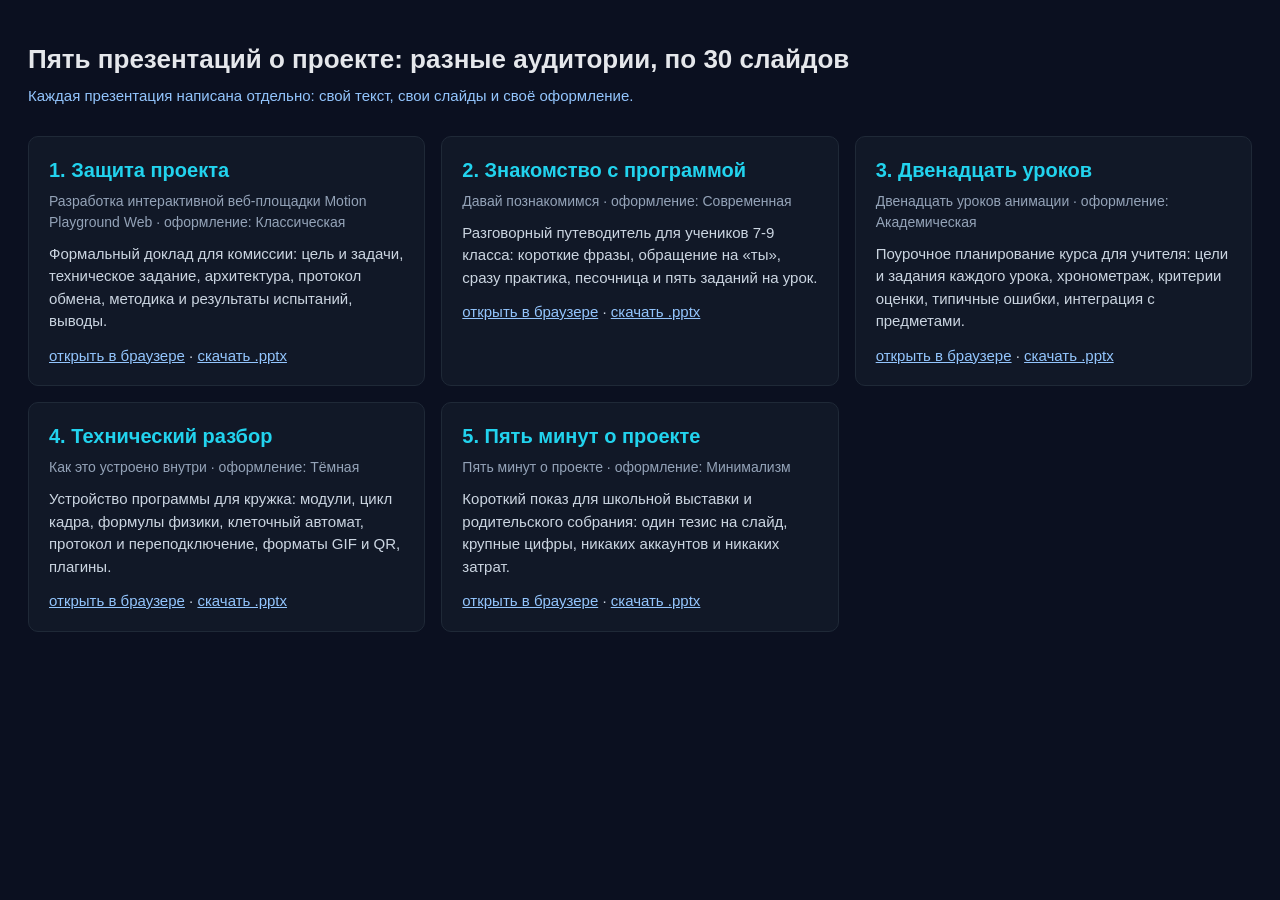
<file: report/prezentacii/index.html>
﻿<!DOCTYPE html>
<html lang="ru">
<head>
<meta charset="utf-8">
<title>Пять презентаций о проекте Motion Playground Web</title>
<style>
body { margin:0; padding:40px 28px; background:#0b1020; color:#e5e7eb;
       font-family:Verdana, sans-serif; line-height:1.5; }
h1 { font-size:26px; margin:0 0 6px; }
.sub { color:#93c5fd; margin:0 0 28px; }
ul { list-style:none; padding:0; margin:0; display:grid; gap:16px;
     grid-template-columns:repeat(auto-fit, minmax(340px, 1fr)); }
li { background:#111827; border:1px solid #1f2937; border-radius:10px; padding:18px 20px; }
.n { font-size:20px; font-weight:bold; color:#22d3ee; margin-bottom:6px; }
.who { font-size:14px; color:#94a3b8; margin-bottom:10px; }
p { margin:0 0 12px; font-size:15px; color:#cbd5e1; }
.links { margin:0; }
a { color:#93c5fd; }
</style>
</head>
<body>
<h1>Пять презентаций о проекте: разные аудитории, по 30 слайдов</h1>
<p class="sub">Каждая презентация написана отдельно: свой текст, свои слайды и своё оформление.</p>
<ul>
  <li>
    <div class="n">1. Защита проекта</div>
    <div class="who">Разработка интерактивной веб-площадки Motion Playground Web · оформление: Классическая</div>
    <p>Формальный доклад для комиссии: цель и задачи, техническое задание, архитектура, протокол обмена, методика и результаты испытаний, выводы.</p>
    <p class="links">
      <a href="Prezentaciya_1_zashchita_proekta.html">открыть в браузере</a> ·
      <a href="Prezentaciya_1_zashchita_proekta.pptx">скачать .pptx</a>
    </p>
  </li>
  <li>
    <div class="n">2. Знакомство с программой</div>
    <div class="who">Давай познакомимся · оформление: Современная</div>
    <p>Разговорный путеводитель для учеников 7-9 класса: короткие фразы, обращение на «ты», сразу практика, песочница и пять заданий на урок.</p>
    <p class="links">
      <a href="Prezentaciya_2_znakomstvo_s_programmoy.html">открыть в браузере</a> ·
      <a href="Prezentaciya_2_znakomstvo_s_programmoy.pptx">скачать .pptx</a>
    </p>
  </li>
  <li>
    <div class="n">3. Двенадцать уроков</div>
    <div class="who">Двенадцать уроков анимации · оформление: Академическая</div>
    <p>Поурочное планирование курса для учителя: цели и задания каждого урока, хронометраж, критерии оценки, типичные ошибки, интеграция с предметами.</p>
    <p class="links">
      <a href="Prezentaciya_3_dvenadcat_urokov.html">открыть в браузере</a> ·
      <a href="Prezentaciya_3_dvenadcat_urokov.pptx">скачать .pptx</a>
    </p>
  </li>
  <li>
    <div class="n">4. Технический разбор</div>
    <div class="who">Как это устроено внутри · оформление: Тёмная</div>
    <p>Устройство программы для кружка: модули, цикл кадра, формулы физики, клеточный автомат, протокол и переподключение, форматы GIF и QR, плагины.</p>
    <p class="links">
      <a href="Prezentaciya_4_tehnicheskiy_razbor.html">открыть в браузере</a> ·
      <a href="Prezentaciya_4_tehnicheskiy_razbor.pptx">скачать .pptx</a>
    </p>
  </li>
  <li>
    <div class="n">5. Пять минут о проекте</div>
    <div class="who">Пять минут о проекте · оформление: Минимализм</div>
    <p>Короткий показ для школьной выставки и родительского собрания: один тезис на слайд, крупные цифры, никаких аккаунтов и никаких затрат.</p>
    <p class="links">
      <a href="Prezentaciya_5_pyat_minut_o_proekte.html">открыть в браузере</a> ·
      <a href="Prezentaciya_5_pyat_minut_o_proekte.pptx">скачать .pptx</a>
    </p>
  </li>
</ul>
</body></html>
</file>
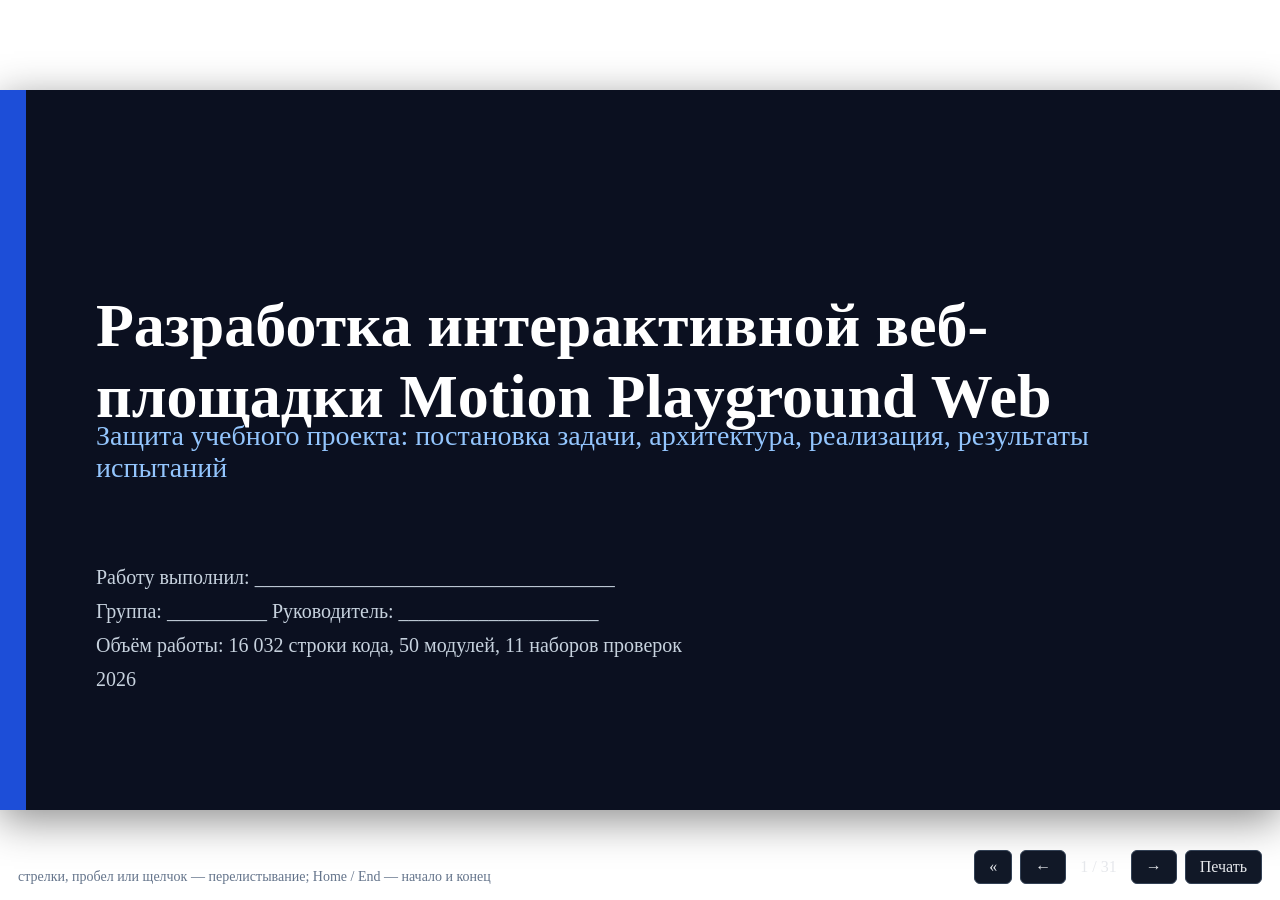
<file: report/prezentacii/Prezentaciya_1_zashchita_proekta.html>
﻿<!DOCTYPE html>
<html lang="ru">
<head>
<meta charset="utf-8">
<title>Разработка интерактивной веб-площадки Motion Playground Web — Защита проекта</title>
<style>
* { box-sizing: border-box; }
html, body { margin:0; padding:0; height:100%; background:#FFFFFF; overflow:hidden;
             font-family:Times New Roman, serif; }
#stage { position:fixed; inset:0; display:flex; align-items:center; justify-content:center; }
#scaler { width:1280px; height:720px; transform-origin:center center; position:relative; }
.slide { position:absolute; inset:0; width:1280px; height:720px; background:#FFFFFF;
         display:none; overflow:hidden; box-shadow:0 10px 40px rgba(0,0,0,.45); }
.slide.on { display:block; }
.slide h1 { position:absolute; margin:0; font-weight:bold; color:#0F172A; }
.slide ul { position:absolute; margin:0; padding:0; list-style:none; }
.slide li { color:#1F2937; position:relative; }
.slide li::before { color:#1D4ED8; position:absolute; left:-26px; font-weight:bold; }
.slide .pic { position:absolute; display:flex; align-items:center; justify-content:center; }
.slide .pic img { max-width:100%; max-height:100%; height:auto; }
.slide .foot { position:absolute; height:1px; background:#cbd5e1; }
.slide .footname { position:absolute; font-size:15px; color:#6B7280; }
.slide .num { position:absolute; font-size:15px; color:#6B7280; }
.slide.title h1 { font-size:62px; }
.slide.title .sub { position:absolute; font-size:28px; color:#93C5FD; }
.slide.title .meta { position:absolute; font-size:20px; line-height:1.7; color:#C7D2DE; }
#ui { position:fixed; right:18px; bottom:16px; display:flex; gap:8px; align-items:center;
      z-index:10; }
#ui button { font:16px/1 Times New Roman, serif; padding:8px 14px; border:1px solid #334155;
             background:#111827; color:#e5e7eb; border-radius:6px; cursor:pointer; }
#ui button:hover { background:#1f2937; }
#count { color:#e5e7eb; font:16px/1 Times New Roman, serif; padding:0 6px; }
#hint { position:fixed; left:18px; bottom:16px; color:#64748b; font:14px/1 Times New Roman, serif;
        z-index:10; }
@media print {
  html, body { overflow:visible; background:#ffffff; }
  #stage { position:static; display:block; }
  #scaler { transform:none !important; width:auto; height:auto; }
  .slide { display:block !important; position:relative; page-break-after:always;
           box-shadow:none; }
  #ui, #hint { display:none; }
}
@page { size: 1280px 720px; margin:0; }

.slide .topbar { position:absolute; left:0; top:0; width:1280px; height:12px;
                 background:#1D4ED8; }
.slide h1 { left:56px; top:38px; width:1170px; font-size:40px; line-height:1.15; }
.slide .rule { position:absolute; left:56px; top:118px; width:130px; height:5px;
               background:#1D4ED8; }
.slide ul { left:56px; top:168px; width:590px; }
.slide ul.wide { width:1170px; }
.slide ul.two { width:560px; }
.slide ul.right { left:650px; width:575px; }
.slide li { font-size:23px; line-height:1.32; margin:0 0 15px 26px; }
.slide li::before { content:"\2022"; }
.slide .pic { left:660px; top:168px; width:575px; height:470px; }
.slide .foot { left:56px; bottom:44px; width:1170px; }
.slide .footname { left:56px; bottom:22px; }
.slide .num { right:56px; bottom:22px; }
.slide.title { background:#0B1020; }
.slide.title .stripe { position:absolute; left:0; top:0; width:26px; height:720px;
                       background:#1D4ED8; }
.slide.title h1 { left:96px; top:200px; width:1100px; color:#FFFFFF; }
.slide.title .sub { left:96px; top:330px; width:1000px; }
.slide.title .meta { left:96px; top:470px; width:1000px; }
</style>
</head>
<body>
<div id="stage"><div id="scaler">
<section class="slide title on" data-n="1">
<div class="stripe"></div>
<h1>Разработка интерактивной веб-площадки Motion Playground Web</h1>
<div class="sub">Защита учебного проекта: постановка задачи, архитектура, реализация, результаты испытаний</div>
<div class="meta">Работу выполнил: ____________________________________<br>Группа: __________      Руководитель: ____________________<br>Объём работы: 16 032 строки кода, 50 модулей, 11 наборов проверок<br>2026</div>
</section>
<section class="slide" data-n="2">
<div class="topbar"></div>
<h1>Цель и задачи проекта</h1>
<div class="rule"></div>
<ul class="two"><li>Цель: создать программу, на которой приёмы веб-разработки объясняются непосредственно на занятии, а не по слайдам</li><li>Задача 1: редактор анимаций — объекты, анимации, траектории, физика</li><li>Задача 2: среда совместной работы класса — комнаты, чат, доска, опросы, звонок</li></ul>
<ul class="right"><li>Задача 3: программа должна запускаться без сборки и без установки зависимостей</li><li>Задача 4: всё проверяется автоматическими тестами, а не «на глаз»</li></ul>
<div class="foot"></div>
<div class="footname">Разработка интерактивной веб-площадки Motion Playground Web</div>
<div class="num">2</div>
</section>
<section class="slide" data-n="3">
<div class="topbar"></div>
<h1>Техническое задание</h1>
<div class="rule"></div>
<ul class="two"><li>Работа в обычном браузере, без установки на компьютер ученика</li><li>Один сервер на стандартной библиотеке Python, без базы данных</li><li>Одновременная работа класса: не менее двух десятков участников в комнате</li></ul>
<ul class="right"><li>Два языка интерфейса: русский и английский</li><li>Сохранение хода занятия и работа при отсутствии интернета</li></ul>
<div class="foot"></div>
<div class="footname">Разработка интерактивной веб-площадки Motion Playground Web</div>
<div class="num">3</div>
</section>
<section class="slide" data-n="4">
<div class="topbar"></div>
<h1>Почему своя разработка, а не готовый конструктор</h1>
<div class="rule"></div>
<ul class="two"><li>Готовые конструкторы анимаций закрывают код: приём остаётся «чёрным ящиком»</li><li>Онлайн-сервисы требуют интернет и регистрацию — на уроке это риск</li><li>Собственная программа показывает каждый шаг: от формулы до пикселя</li></ul>
<ul class="right"><li>Отсутствуют лицензионные платежи и зависимость от чужого сервиса</li><li>Проект открыт для изменений: ученик может дописать модуль или плагин</li></ul>
<div class="foot"></div>
<div class="footname">Разработка интерактивной веб-площадки Motion Playground Web</div>
<div class="num">4</div>
</section>
<section class="slide" data-n="5">
<div class="topbar"></div>
<h1>Структура программы</h1>
<div class="rule"></div>
<ul class="two"><li>Клиент: 50 модулей JavaScript, 12 128 строк, пять папок по назначению</li><li>Сервер: room_server.py, 2 151 строка, стандартная библиотека Python</li><li>Разметка index.html — 806 строк, оформление styles.css — 947 строк</li></ul>
<ul class="right"><li>Разделение на модули позволяет разбирать каждую часть отдельно</li><li>Общение между модулями — через шину событий, состояние — в одном объекте</li></ul>
<div class="foot"></div>
<div class="footname">Разработка интерактивной веб-площадки Motion Playground Web</div>
<div class="num">5</div>
</section>
<section class="slide" data-n="6">
<div class="topbar"></div>
<h1>Сцена: объекты и слои</h1>
<div class="rule"></div>
<ul><li>Объекты — элементы DOM, двигаются через CSS-преобразование transform</li><li>Фон, частицы эффектов и общая доска — отдельные холсты canvas под объектами</li><li>Поддерживается несколько объектов, каждый со своими настройками</li><li>11 типов фигур, включая текст, эмодзи, изображение и видео</li><li>12 фонов, сезонные эффекты, погода на сцене, эффекты курсора</li></ul>
<div class="pic"><img src="[data-uri]" alt="Сцена: объекты и слои"></div>
<div class="foot"></div>
<div class="footname">Разработка интерактивной веб-площадки Motion Playground Web</div>
<div class="num">6</div>
</section>
<section class="slide" data-n="7">
<div class="topbar"></div>
<h1>Анимации</h1>
<div class="rule"></div>
<ul class="two"><li>20 готовых анимаций: pulse, rotate, slide, bounce, heartbeat, spiral, orbit, morph и другие</li><li>Настраиваются длительность, задержка, число повторов, направление и скорость</li><li>Несколько анимаций складываются, а не заменяют друг друга</li></ul>
<ul class="right"><li>Реализовано на Web Animations API с параметром composite add</li><li>Запасной путь — CSS-анимации, если интерфейс недоступен</li></ul>
<div class="foot"></div>
<div class="footname">Разработка интерактивной веб-площадки Motion Playground Web</div>
<div class="num">7</div>
</section>
<section class="slide" data-n="8">
<div class="topbar"></div>
<h1>Таймлайн и расчёт промежуточных значений</h1>
<div class="rule"></div>
<ul><li>Ключевые кадры задаются по семи свойствам объекта</li><li>Между ключами работает линейная интерполяция, цвета смешиваются по каналам</li><li>Ключ выделяется щелчком и перетаскивается по шкале времени</li><li>Есть воспроизведение, пауза, зацикливание и список всех ключей</li><li>Шаг берётся из системного времени: скорость ролика не зависит от кадров</li></ul>
<div class="pic"><img src="[data-uri]" alt="Таймлайн и расчёт промежуточных значений"></div>
<div class="foot"></div>
<div class="footname">Разработка интерактивной веб-площадки Motion Playground Web</div>
<div class="num">8</div>
</section>
<section class="slide" data-n="9">
<div class="topbar"></div>
<h1>Физика объектов</h1>
<div class="rule"></div>
<ul class="two"><li>Модель: тело с координатами, скоростью и радиусом, равным половине размера</li><li>Интегрирование — полушаговый Эйлер с шагом времени не более 0,033 секунды</li><li>Ускорение свободного падения — 1400 пикселей на секунду в квадрате</li></ul>
<ul class="right"><li>Отражение от границ с коэффициентом восстановления 0,78, трение о пол 0,985</li><li>Столкновения — как упругий удар равных масс, тело под мышью неподвижно</li></ul>
<div class="foot"></div>
<div class="footname">Разработка интерактивной веб-площадки Motion Playground Web</div>
<div class="num">9</div>
</section>
<section class="slide" data-n="10">
<div class="topbar"></div>
<h1>Трёхмерный режим</h1>
<div class="rule"></div>
<ul class="two"><li>CSS 3D: куб, пирамида, призма, цилиндр, сфера, додекаэдр, тор, кубик Рубика</li><li>Настраиваются оси вращения, скорость, перспектива и материал</li><li>Камера управляется мышью, на телефоне — наклоном устройства</li></ul>
<ul class="right"><li>Дополнительная сцена на Three.js подключается по сети</li><li>Если библиотека недоступна, программа остаётся на CSS 3D</li></ul>
<div class="foot"></div>
<div class="footname">Разработка интерактивной веб-площадки Motion Playground Web</div>
<div class="num">10</div>
</section>
<section class="slide" data-n="11">
<div class="topbar"></div>
<h1>Звук, микрофон, речь</h1>
<div class="rule"></div>
<ul class="two"><li>Генерация звука на Web Audio: форма волны, частота, громкость, длительность</li><li>Визуализатор микрофона: спектр голоса управляет объектами сцены</li><li>Синтез речи — программа произносит заданный текст</li></ul>
<ul class="right"><li>Голосовое управление командами в браузерах Chrome и Edge</li><li>Звуковых файлов в проекте нет: звук вычисляется в браузере</li></ul>
<div class="foot"></div>
<div class="footname">Разработка интерактивной веб-площадки Motion Playground Web</div>
<div class="num">11</div>
</section>
<section class="slide" data-n="12">
<div class="topbar"></div>
<h1>Работа с медиа</h1>
<div class="rule"></div>
<ul class="two"><li>Видео по ссылке: разбираются адреса YouTube, Rutube и VK</li><li>Свои файлы: изображения и видео как объект или как фон сцены</li><li>Загрузка на сервер — до 25 МБ на файл, до 300 МБ на хранилище</li></ul>
<ul class="right"><li>Мелкие файлы сжимаются на холсте и передаются в сообщении (до 120 КБ)</li><li>Проверяется тип файла, очищается имя, при переполнении удаляются старые</li></ul>
<div class="foot"></div>
<div class="footname">Разработка интерактивной веб-площадки Motion Playground Web</div>
<div class="num">12</div>
</section>
<section class="slide" data-n="13">
<div class="topbar"></div>
<h1>Запись и экспорт результата</h1>
<div class="rule"></div>
<ul class="two"><li>Запись всей сцены в видео: фон, эффекты, объекты и доска</li><li>Сборка GIF собственным кодировщиком — без библиотек</li><li>Экспорт анимации в готовые файлы CSS и HTML</li></ul>
<ul class="right"><li>Скриншот сцены и запись рисования на общей доске</li><li>Результат ученика можно показать без запуска самой программы</li></ul>
<div class="foot"></div>
<div class="footname">Разработка интерактивной веб-площадки Motion Playground Web</div>
<div class="num">13</div>
</section>
<section class="slide" data-n="14">
<div class="topbar"></div>
<h1>Интерфейс и эргономика</h1>
<div class="rule"></div>
<ul class="two"><li>Двенадцать вкладок: настройки разложены по смыслу, а не в один длинный список</li><li>Палитра команд по Ctrl+K: любая функция находится по названию</li><li>Отмена и повтор действий, склейка однотипных правок в истории</li></ul>
<ul class="right"><li>Полноэкранный режим, режим показа, «картинка в картинке»</li><li>Проверка на экранах 320, 360 и 400 пикселей: горизонтальной прокрутки нет</li><li>Два языка интерфейса: русский и английский, по 720 строк перевода</li></ul>
<div class="foot"></div>
<div class="footname">Разработка интерактивной веб-площадки Motion Playground Web</div>
<div class="num">14</div>
</section>
<section class="slide" data-n="15">
<div class="topbar"></div>
<h1>Архитектура клиент-сервер</h1>
<div class="rule"></div>
<ul><li>Клиент — браузер: модули загружаются напрямую, сборка не требуется</li><li>Сервер — один процесс Python: комнаты, WebSocket, SSE, REST, прокси</li><li>Медиаданные звонка идут между браузерами напрямую, в обход сервера</li><li>Состояние программы — единый объект, изменения идут через историю</li><li>Каждая часть может быть заменена отдельно: связанность низкая</li></ul>
<div class="pic"><img src="[data-uri]" alt="Архитектура клиент-сервер"></div>
<div class="foot"></div>
<div class="footname">Разработка интерактивной веб-площадки Motion Playground Web</div>
<div class="num">15</div>
</section>
<section class="slide" data-n="16">
<div class="topbar"></div>
<h1>Протокол обмена: команды клиента</h1>
<div class="rule"></div>
<ul class="two"><li>Каждое сообщение клиента содержит поле kind — тип команды</li><li>Основные команды: state, action, cursor, chat, typing, reaction, profile</li><li>Работа с доской и опросами: stroke, board_clear, poll_create, poll_vote</li></ul>
<ul class="right"><li>Совместные режимы: shared_enable, shared_update, shared_disable</li><li>Игры и звонок: game_create, game_move, game_reset, rtc</li></ul>
<div class="foot"></div>
<div class="footname">Разработка интерактивной веб-площадки Motion Playground Web</div>
<div class="num">16</div>
</section>
<section class="slide" data-n="17">
<div class="topbar"></div>
<h1>Протокол обмена: рассылки сервера</h1>
<div class="rule"></div>
<ul class="two"><li>Ответы сервера содержат поле type — тип события</li><li>Снимок комнаты и состав участников: snapshot, users</li><li>Общение: chat, chat_cleared, typing, reaction, announce</li></ul>
<ul class="right"><li>Совместная работа: stroke, board_clear, poll, shared, games</li><li>Служебные: ping, reply, frozen, kicked, preset, feed, rtc</li></ul>
<div class="foot"></div>
<div class="footname">Разработка интерактивной веб-площадки Motion Playground Web</div>
<div class="num">17</div>
</section>
<section class="slide" data-n="18">
<div class="topbar"></div>
<h1>Надёжность соединения</h1>
<div class="rule"></div>
<ul><li class="dense">Три транспорта: WebSocket, SSE и REST — переключение автоматическое</li><li class="dense">При обрыве — переподключение с возрастающей задержкой до 15 секунд</li><li class="dense">Сцена продолжает работать локально, перезагружать страницу не нужно</li><li class="dense">Клиент посылает ping каждые 25 секунд и ждёт подтверждения</li><li class="dense">Участник без сообщений 90 секунд удаляется из комнаты</li><li class="dense">Адреса сервера: /ws, /api/events, /api/join, /api/room, /api/upload, /api/journal</li></ul>
<div class="pic"><img src="[data-uri]" alt="Надёжность соединения"></div>
<div class="foot"></div>
<div class="footname">Разработка интерактивной веб-площадки Motion Playground Web</div>
<div class="num">18</div>
</section>
<section class="slide" data-n="19">
<div class="topbar"></div>
<h1>Совместная работа класса</h1>
<div class="rule"></div>
<ul class="two"><li>Комната — шестизначный код, вход по коду или по QR-коду</li><li>Роли: ведущий — первый вошедший, остальные — участники</li><li>Чат с реакциями, уведомлениями и индикатором набора текста</li></ul>
<ul class="right"><li>Общая доска: рисуют все, рисунок можно записать и сохранить</li><li>Опросы: создание, голосование, закрытие — итог виден сразу</li></ul>
<div class="foot"></div>
<div class="footname">Разработка интерактивной веб-площадки Motion Playground Web</div>
<div class="num">19</div>
</section>
<section class="slide" data-n="20">
<div class="topbar"></div>
<h1>Звонок и демонстрация экрана</h1>
<div class="rule"></div>
<ul class="two"><li>Технология WebRTC: видео, голос и экран идут напрямую между браузерами</li><li>Сервер пересылает только offer, answer и ICE-кандидаты</li><li>Используется STUN для обхода NAT, есть переподключение</li></ul>
<ul class="right"><li>Участники могут присоединиться к уже начатому звонку</li><li>Без камеры и микрофона чат и сцена продолжают работать</li></ul>
<div class="foot"></div>
<div class="footname">Разработка интерактивной веб-площадки Motion Playground Web</div>
<div class="num">20</div>
</section>
<section class="slide" data-n="21">
<div class="topbar"></div>
<h1>Общая сцена и журнал занятия</h1>
<div class="rule"></div>
<ul class="two"><li>Общая сцена: один «холст» на всех, правки видны участникам сразу</li><li>Своя сцена сохраняется, вернуться к ней можно в любой момент</li><li>Журнал занятия: до 800 событий — входы, действия, игры, объявления</li></ul>
<ul class="right"><li>Журнал доступен по /api/journal и выгружается в Markdown</li><li>История хранится в data/rooms.json и переживает перезапуск сервера</li></ul>
<div class="foot"></div>
<div class="footname">Разработка интерактивной веб-площадки Motion Playground Web</div>
<div class="num">21</div>
</section>
<section class="slide" data-n="22">
<div class="topbar"></div>
<h1>Хранение данных</h1>
<div class="rule"></div>
<ul class="two"><li>Оперативная память сервера — комнаты, участники, чат, игры</li><li>Файл data/rooms.json — комнаты и журнал, запись через временный файл</li><li>Папка uploads/ — медиатека, до 25 МБ на файл и до 300 МБ всего</li></ul>
<ul class="right"><li>Браузер — язык, тема, последняя сцена, достижения</li><li>Кэш сервис-воркера — оболочка приложения для работы без сети</li></ul>
<div class="foot"></div>
<div class="footname">Разработка интерактивной веб-площадки Motion Playground Web</div>
<div class="num">22</div>
</section>
<section class="slide" data-n="23">
<div class="topbar"></div>
<h1>Алгоритм клеточного автомата</h1>
<div class="rule"></div>
<ul><li>Поле разбито на клетки по 4 пикселя, до 30 тысяч клеток</li><li>Пять типизированных массивов: тип, жизнь, метка, прошлое, шум</li><li>Обход снизу вверх, направление меняется каждый кадр</li><li>Метка «уже двигалась» исключает повторную обработку клетки</li><li>Тяжёлое вытесняет лёгкое: песок тонет в воде, вода топит газы</li></ul>
<div class="pic"><img src="[data-uri]" alt="Алгоритм клеточного автомата"></div>
<div class="foot"></div>
<div class="footname">Разработка интерактивной веб-площадки Motion Playground Web</div>
<div class="num">23</div>
</section>
<section class="slide" data-n="24">
<div class="topbar"></div>
<h1>Собственные реализации: QR и GIF</h1>
<div class="rule"></div>
<ul class="two"><li>Генератор QR-кодов: стандарт ISO/IEC 18004, версии 1–10, уровень M</li><li>Размещение данных, коды Рида — Соломона, выбор маски по штрафным очкам</li><li>Кодировщик GIF89a: палитра 256 цветов и сжатие LZW</li></ul>
<ul class="right"><li>Оба результата проверяются независимыми декодерами на Python</li><li>Причина: программа обязана работать без интернета и без библиотек</li></ul>
<div class="foot"></div>
<div class="footname">Разработка интерактивной веб-площадки Motion Playground Web</div>
<div class="num">24</div>
</section>
<section class="slide" data-n="25">
<div class="topbar"></div>
<h1>Шахматный движок</h1>
<div class="rule"></div>
<ul class="two"><li>Доска — список из 64 элементов, фигура кодируется двумя символами</li><li>Ходы фигур описываются наборами направлений, у пешки — отдельные правила</li><li>Поддержаны рокировка, взятие на проходе, превращение пешки</li></ul>
<ul class="right"><li>После каждого хода проверяются шах, мат и пат</li><li>Клиент получает готовый список разрешённых ходов и только рисует доску</li></ul>
<div class="foot"></div>
<div class="footname">Разработка интерактивной веб-площадки Motion Playground Web</div>
<div class="num">25</div>
</section>
<section class="slide" data-n="26">
<div class="topbar"></div>
<h1>Методика тестирования</h1>
<div class="rule"></div>
<ul class="two"><li>Интерфейс загружается в собственном минимальном окружении — без браузера</li><li>Проверки разделены по уровням: модуль, сцена, сервер, протокол</li><li>Часть наборов обращается к работающему серверу по реальному каналу</li></ul>
<ul class="right"><li>Результаты своих кодировщиков сверяются внешними декодерами</li><li>Проверяются также синтаксис модулей и совпадение словарей перевода</li></ul>
<div class="foot"></div>
<div class="footname">Разработка интерактивной веб-площадки Motion Playground Web</div>
<div class="num">26</div>
</section>
<section class="slide" data-n="27">
<div class="topbar"></div>
<h1>Результаты испытаний</h1>
<div class="rule"></div>
<ul><li>Всего 405 проверок в 11 наборах, все проходят успешно</li><li>Интерфейс: 181 проверка — фигуры, анимации, физика, доска, чат, опросы</li><li>Сервер и протокол: 78 проверок — вход, снимок, чат, заморозка, SSE</li><li>Песочница: 38 проверок, шахматы: 34, GIF: 18, остальное — 56</li><li>Сверх того — сверка QR-кодов независимым декодером</li></ul>
<div class="pic"><img src="[data-uri]" alt="Результаты испытаний"></div>
<div class="foot"></div>
<div class="footname">Разработка интерактивной веб-площадки Motion Playground Web</div>
<div class="num">27</div>
</section>
<section class="slide" data-n="28">
<div class="topbar"></div>
<h1>Ограничения проекта</h1>
<div class="rule"></div>
<ul class="wide"><li>Точность распознавания речи зависит от браузера и от шума в помещении</li><li>Прямое видеосоединение не поднимается, если сеть запрещает такие подключения</li><li>Прогноз погоды требует выхода в интернет, без него включается ручной выбор</li><li>Производительность падает при очень большом числе объектов на сцене</li></ul>
<div class="foot"></div>
<div class="footname">Разработка интерактивной веб-площадки Motion Playground Web</div>
<div class="num">28</div>
</section>
<section class="slide" data-n="29">
<div class="topbar"></div>
<h1>Выводы</h1>
<div class="rule"></div>
<ul class="two"><li>Программа выполняет все пункты технического задания</li><li>Запуск не требует сборки, базы данных и внешних сервисов</li><li>Совместная работа класса проверена на локальной сети школы</li></ul>
<ul class="right"><li>Все ключевые алгоритмы реализованы самостоятельно и проверены</li><li>Программа пригодна для использования на занятиях информатики</li></ul>
<div class="foot"></div>
<div class="footname">Разработка интерактивной веб-площадки Motion Playground Web</div>
<div class="num">29</div>
</section>
<section class="slide" data-n="30">
<div class="topbar"></div>
<h1>Направления дальнейшей работы</h1>
<div class="rule"></div>
<ul class="two"><li>Перенос серверной части на асинхронный фреймворк для больших классов</li><li>Облачное хранение сцен и обмен работами по ссылке</li><li>Расширение набора мини-игр и добавление турнирного режима</li></ul>
<ul class="right"><li>Режим «преподаватель видит экраны учеников»</li><li>Импорт собственных шрифтов, спрайтов и звуковых наборов</li></ul>
<div class="foot"></div>
<div class="footname">Разработка интерактивной веб-площадки Motion Playground Web</div>
<div class="num">30</div>
</section>
<section class="slide" data-n="31">
<div class="topbar"></div>
<h1>Демонстрация работы программы</h1>
<div class="rule"></div>
<ul class="two"><li>Показ 1: создание объекта, назначение двух анимаций одновременно</li><li>Показ 2: таймлайн — ключевые кадры и автоматический расчёт значений</li><li>Показ 3: комната — вход по QR-коду, чат, общая доска, опрос</li></ul>
<ul class="right"><li>Показ 4: песочница «Порошок» — вулкан и поведение материалов</li><li>Показ 5: запись сцены в GIF и экспорт анимации в HTML</li></ul>
<div class="foot"></div>
<div class="footname">Разработка интерактивной веб-площадки Motion Playground Web</div>
<div class="num">31</div>
</section>
</div></div>
<div id="ui"><button id="first" title="На первый слайд">«</button><button id="prev" title="Назад">←</button><span id="count">1 / 31</span><button id="next" title="Вперёд">→</button><button id="print" title="Печать">Печать</button></div>
<div id="hint">стрелки, пробел или щелчок — перелистывание; Home / End — начало и конец</div>
<script>
(function () {
  var slides = Array.prototype.slice.call(document.querySelectorAll('.slide'));
  var i = 0;
  var count = document.getElementById('count');
  function show(n) {
    i = Math.max(0, Math.min(slides.length - 1, n));
    slides.forEach(function (s, k) { s.classList.toggle('on', k === i); });
    count.textContent = (i + 1) + ' / ' + slides.length;
    if (location.hash !== '#' + (i + 1)) { history.replaceState(null, '', '#' + (i + 1)); }
  }
  function next() { show(i + 1); }
  function prev() { show(i - 1); }
  document.getElementById('next').addEventListener('click', next);
  document.getElementById('prev').addEventListener('click', prev);
  document.getElementById('first').addEventListener('click', function () { show(0); });
  document.getElementById('print').addEventListener('click', function () { window.print(); });
  document.addEventListener('keydown', function (e) {
    if (e.key === 'ArrowRight' || e.key === 'PageDown' || e.key === ' ' || e.key === 'Enter') {
      e.preventDefault(); next();
    } else if (e.key === 'ArrowLeft' || e.key === 'PageUp' || e.key === 'Backspace') {
      e.preventDefault(); prev();
    } else if (e.key === 'Home') { show(0); }
    else if (e.key === 'End') { show(slides.length - 1); }
  });
  document.getElementById('stage').addEventListener('click', function (e) {
    if (e.clientX > window.innerWidth * 0.25) { next(); } else { prev(); }
  });
  function fit() {
    var s = Math.min(window.innerWidth / 1280, window.innerHeight / 720);
    document.getElementById('scaler').style.transform = 'scale(' + s + ')';
  }
  window.addEventListener('resize', fit);
  fit();
  var start = parseInt((location.hash || '#1').slice(1), 10);
  show(isNaN(start) ? 0 : start - 1);
})();
</script>
</body></html>
</file>
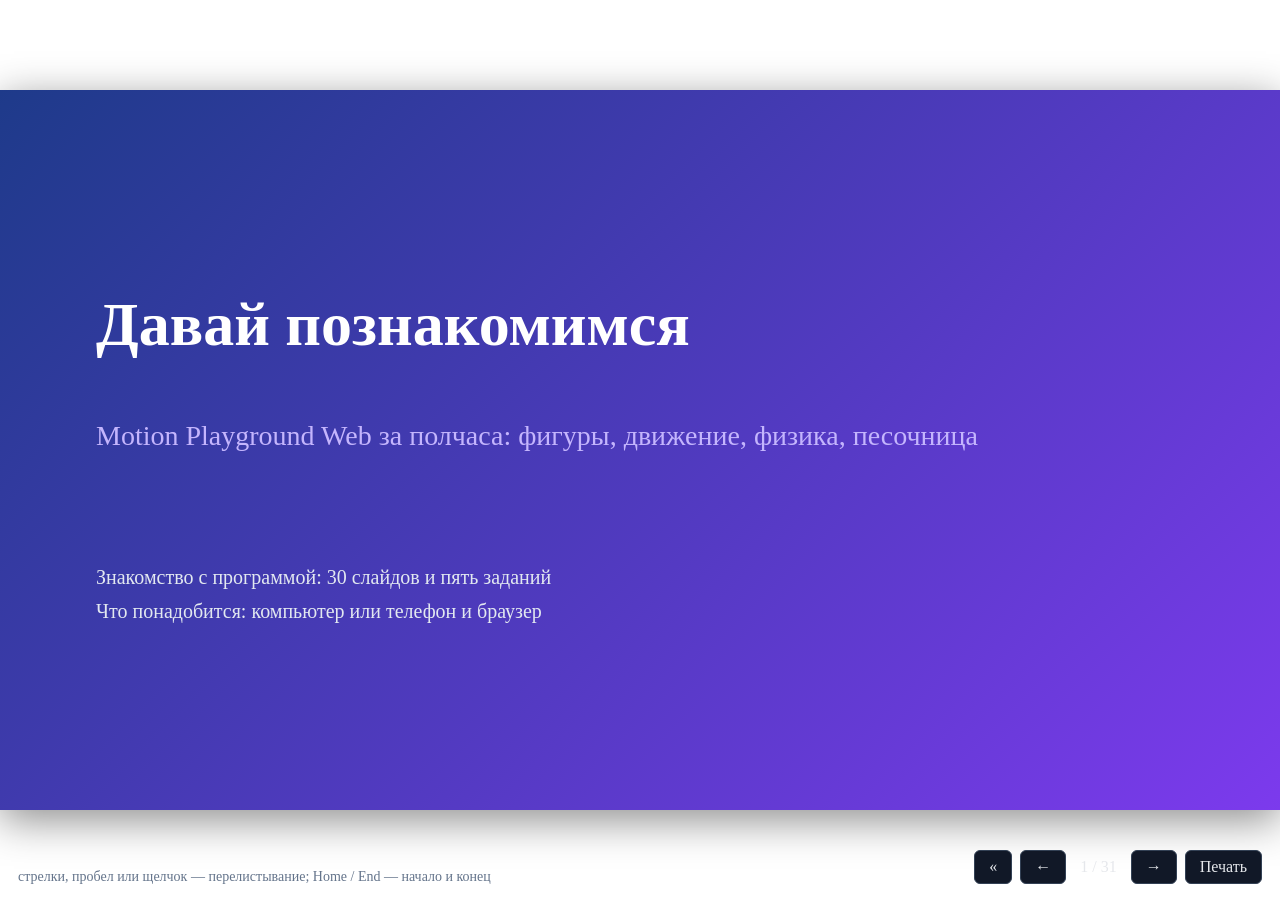
<file: report/prezentacii/Prezentaciya_2_znakomstvo_s_programmoy.html>
﻿<!DOCTYPE html>
<html lang="ru">
<head>
<meta charset="utf-8">
<title>Давай познакомимся — Знакомство с программой</title>
<style>
* { box-sizing: border-box; }
html, body { margin:0; padding:0; height:100%; background:#FFFFFF; overflow:hidden;
             font-family:Calibri, serif; }
#stage { position:fixed; inset:0; display:flex; align-items:center; justify-content:center; }
#scaler { width:1280px; height:720px; transform-origin:center center; position:relative; }
.slide { position:absolute; inset:0; width:1280px; height:720px; background:#FFFFFF;
         display:none; overflow:hidden; box-shadow:0 10px 40px rgba(0,0,0,.45); }
.slide.on { display:block; }
.slide h1 { position:absolute; margin:0; font-weight:bold; color:#FFFFFF; }
.slide ul { position:absolute; margin:0; padding:0; list-style:none; }
.slide li { color:#1F2937; position:relative; }
.slide li::before { color:#7C3AED; position:absolute; left:-26px; font-weight:bold; }
.slide .pic { position:absolute; display:flex; align-items:center; justify-content:center; }
.slide .pic img { max-width:100%; max-height:100%; height:auto; }
.slide .foot { position:absolute; height:1px; background:#cbd5e1; }
.slide .footname { position:absolute; font-size:15px; color:#6B7280; }
.slide .num { position:absolute; font-size:15px; color:#6B7280; }
.slide.title h1 { font-size:62px; }
.slide.title .sub { position:absolute; font-size:28px; color:#C4B5FD; }
.slide.title .meta { position:absolute; font-size:20px; line-height:1.7; color:#E2E8F0; }
#ui { position:fixed; right:18px; bottom:16px; display:flex; gap:8px; align-items:center;
      z-index:10; }
#ui button { font:16px/1 Calibri, serif; padding:8px 14px; border:1px solid #334155;
             background:#111827; color:#e5e7eb; border-radius:6px; cursor:pointer; }
#ui button:hover { background:#1f2937; }
#count { color:#e5e7eb; font:16px/1 Calibri, serif; padding:0 6px; }
#hint { position:fixed; left:18px; bottom:16px; color:#64748b; font:14px/1 Calibri, serif;
        z-index:10; }
@media print {
  html, body { overflow:visible; background:#ffffff; }
  #stage { position:static; display:block; }
  #scaler { transform:none !important; width:auto; height:auto; }
  .slide { display:block !important; position:relative; page-break-after:always;
           box-shadow:none; }
  #ui, #hint { display:none; }
}
@page { size: 1280px 720px; margin:0; }

.slide .band { position:absolute; left:0; top:0; width:1280px; height:105px;
               background:linear-gradient(90deg, #2563EB, #7C3AED); }
.slide h1 { left:56px; top:26px; width:1170px; font-size:38px; line-height:1.1;
            color:#FFFFFF; }
.slide ul { left:56px; top:160px; width:590px; }
.slide ul.wide { width:1170px; }
.slide ul.two { width:560px; }
.slide ul.right { left:650px; width:575px; }
.slide li { font-size:24px; line-height:1.34; margin:0 0 16px 28px; }
.slide li::before { content:"\25B8"; left:-28px; }
.slide .pic { left:660px; top:160px; width:575px; height:470px; }
.slide .footname { left:56px; bottom:22px; }
.slide .badge { position:absolute; right:0; bottom:0; width:88px; height:52px;
                background:#7C3AED; color:#ffffff; font-size:20px; font-weight:bold;
                display:flex; align-items:center; justify-content:center; }
.slide.title { background:linear-gradient(135deg, #1E3A8A, #7C3AED); }
.slide.title h1 { left:96px; top:200px; width:1100px; color:#FFFFFF; }
.slide.title .sub { left:96px; top:330px; width:1000px; }
.slide.title .meta { left:96px; top:470px; width:1000px; }
</style>
</head>
<body>
<div id="stage"><div id="scaler">
<section class="slide title on" data-n="1">
<h1>Давай познакомимся</h1>
<div class="sub">Motion Playground Web за полчаса: фигуры, движение, физика, песочница</div>
<div class="meta">Знакомство с программой: 30 слайдов и пять заданий<br>Что понадобится: компьютер или телефон и браузер</div>
</section>
<section class="slide" data-n="2">
<div class="band"></div>
<h1>Что это за программа</h1>
<ul class="wide"><li>Открывается прямо в браузере — ничего устанавливать не надо</li><li>На сцене живут фигуры: двигаются, светятся, сталкиваются</li><li>Можно работать один, а можно вместе с классом в общей комнате</li><li>Всё, что сделаешь, можно сохранить, записать или показать другу</li></ul>
<div class="footname">Давай познакомимся</div>
<div class="badge">2</div>
</section>
<section class="slide" data-n="3">
<div class="band"></div>
<h1>Как открыть программу</h1>
<ul class="wide"><li>Шаг 1. Учитель запускает сервер и называет адрес комнаты</li><li>Шаг 2. Открываешь этот адрес в браузере — программа загрузилась</li><li>Шаг 3. Вводишь имя и код комнаты — и ты на сцене</li><li>Интернет не обязателен: без него просто не будет погоды</li></ul>
<div class="footname">Давай познакомимся</div>
<div class="badge">3</div>
</section>
<section class="slide" data-n="4">
<div class="band"></div>
<h1>Где что находится</h1>
<ul><li>В центре — сцена: именно тут появляются фигуры</li><li>Справа — панель с двенадцатью вкладками, там все настройки</li><li>Сверху — код комнаты, язык, тема и кнопка входа</li><li>Снизу — подсказки и значок соединения</li></ul>
<div class="pic"><img src="[data-uri]" alt="Где что находится"></div>
<div class="footname">Давай познакомимся</div>
<div class="badge">4</div>
</section>
<section class="slide" data-n="5">
<div class="band"></div>
<h1>Первый объект</h1>
<ul class="wide"><li>Открой вкладку «Объект» — там выбирается форма фигуры</li><li>Выбери круг: он появится в центре сцены</li><li>Перетащи его мышью или пальцем — фигура поедет за курсором</li><li>Стрелки на клавиатуре сдвигают фигуру на 5 пикселей, со Shift — на 20</li></ul>
<div class="footname">Давай познакомимся</div>
<div class="badge">5</div>
</section>
<section class="slide" data-n="6">
<div class="band"></div>
<h1>Цвет, размер и прозрачность</h1>
<ul class="wide"><li>Размер — ползунок: от маленькой точки до большого круга</li><li>Цвет — палитра: любой оттенок и готовые наборы</li><li>Прозрачность — ползунок: фигура станет полупрозрачной, как стекло</li><li>Попробуй сделать солнце: жёлтый круг, большая прозрачность, свечение</li></ul>
<div class="footname">Давай познакомимся</div>
<div class="badge">6</div>
</section>
<section class="slide" data-n="7">
<div class="band"></div>
<h1>Заставляем двигаться</h1>
<ul class="wide"><li>Вкладка «Анимации»: двадцать готовых движений на выбор</li><li>Вращение, пружина, маятник, вспышка, дыхание, дрожание</li><li>Скорость и повтор задаются ползунками</li><li>Кнопка «Стоп» мгновенно останавливает всё, что крутится</li></ul>
<div class="footname">Давай познакомимся</div>
<div class="badge">7</div>
</section>
<section class="slide" data-n="8">
<div class="band"></div>
<h1>Таймлайн: кино из кадров</h1>
<ul><li>Вкладка «Таймлайн» — это лента времени, как в мультфильме</li><li>Ставишь ключевые кадры: где фигура была в начале и где в конце</li><li>Программа сама дорисовывает всё, что между ними</li><li>Можно проиграть заново, замедлить или поставить на паузу</li></ul>
<div class="pic"><img src="[data-uri]" alt="Таймлайн: кино из кадров"></div>
<div class="footname">Давай познакомимся</div>
<div class="badge">8</div>
</section>
<section class="slide" data-n="9">
<div class="band"></div>
<h1>Физика: падение и отскок</h1>
<ul class="wide"><li>Включаешь физику — фигуры начинают падать вниз</li><li>Гравитацию можно сделать лунной или вообще выключить</li><li>Упругость: мячик отскакивает, а пластилин остаётся на месте</li><li>Фигуры сталкиваются друг с другом и расталкиваются</li></ul>
<div class="footname">Давай познакомимся</div>
<div class="badge">9</div>
</section>
<section class="slide" data-n="10">
<div class="band"></div>
<h1>Трёхмерный режим</h1>
<ul class="wide"><li>Вкладка «3D»: плоская сцена превращается в объёмную</li><li>Мышью вращаешь камеру, колесом — приближаешь</li><li>На телефоне сцена поворачивается наклоном устройства</li><li>Глубина у каждой фигуры своя: можно спрятать одну за другой</li></ul>
<div class="footname">Давай познакомимся</div>
<div class="badge">10</div>
</section>
<section class="slide" data-n="11">
<div class="band"></div>
<h1>Звук и музыка</h1>
<ul class="wide"><li>Вкладка «Звук и голос»: звук рисуется, а не записывается</li><li>Частота, громкость, длительность — из них получается любой сигнал</li><li>Микрофон превращает голос в живую волну на экране</li><li>Есть готовые звуки: ветер, дождь, щелчок, звонок</li></ul>
<div class="footname">Давай познакомимся</div>
<div class="badge">11</div>
</section>
<section class="slide" data-n="12">
<div class="band"></div>
<h1>Управление голосом</h1>
<ul class="wide"><li>Скажи «круг» — на сцене появится круг</li><li>Скажи «стоп» — анимация остановится</li><li>Голосовые команды понимаются по-русски и по-английски</li><li>Если шумно в классе, команды лучше отключить</li></ul>
<div class="footname">Давай познакомимся</div>
<div class="badge">12</div>
</section>
<section class="slide" data-n="13">
<div class="band"></div>
<h1>Картинки и видео на сцене</h1>
<ul class="wide"><li>Можно загрузить свою картинку или файл с телефона</li><li>Можно вставить видео по ссылке — с любого доступного сервиса</li><li>Картинку можно двигать, вращать и сделать фоном</li><li>Всё это живёт на сцене вместе с фигурами</li></ul>
<div class="footname">Давай познакомимся</div>
<div class="badge">13</div>
</section>
<section class="slide" data-n="14">
<div class="band"></div>
<h1>Записать и показать</h1>
<ul class="wide"><li>Кнопка записи снимает сцену в видео</li><li>Можно сохранить короткую анимацию в формате GIF</li><li>Можно выгрузить сцену как готовую веб-страницу</li><li>Готовый файл открывается где угодно, даже без программы</li></ul>
<div class="footname">Давай познакомимся</div>
<div class="badge">14</div>
</section>
<section class="slide" data-n="15">
<div class="band"></div>
<h1>Сохранить и вернуться</h1>
<ul class="wide"><li>Сцену можно сохранить и открыть снова на следующем уроке</li><li>Имя файла придумай сам: «Моя первая сцена» подойдёт</li><li>Отмена действия — Ctrl+Z, вернуть — Ctrl+Y</li><li>Если закрыл вкладку случайно — программа предложит вернуться</li></ul>
<div class="footname">Давай познакомимся</div>
<div class="badge">15</div>
</section>
<section class="slide" data-n="16">
<div class="band"></div>
<h1>Белая доска поверх сцены</h1>
<ul class="wide"><li>Включается белая доска — рисуй прямо по анимации</li><li>Кисть, карандаш, ластик, выделение фломастером</li><li>Полотно доски можно записать отдельным видео</li><li>И можно сохранить рисунок картинкой</li></ul>
<div class="footname">Давай познакомимся</div>
<div class="badge">16</div>
</section>
<section class="slide" data-n="17">
<div class="band"></div>
<h1>Текст и подписи</h1>
<ul class="wide"><li>Любую надпись можно поставить на сцену как объект</li><li>Меняются шрифт, размер, цвет и обводка</li><li>Надпись двигается вместе со сценой</li><li>Из надписей получаются титры, названия и реплики героев</li></ul>
<div class="footname">Давай познакомимся</div>
<div class="badge">17</div>
</section>
<section class="slide" data-n="18">
<div class="band"></div>
<h1>Погода и время на сцене</h1>
<ul class="wide"><li>Сцена знает, какая погода за окном, и показывает её эффектами</li><li>Дождь, снег, туман, листопад, ветер — по сезону</li><li>Ночью сцена темнеет, утром светлеет</li><li>Если данных нет, погоду можно выбрать руками</li></ul>
<div class="footname">Давай познакомимся</div>
<div class="badge">18</div>
</section>
<section class="slide" data-n="19">
<div class="band"></div>
<h1>Виджеты: полезные мелочи</h1>
<ul class="wide"><li>Часы и время в других городах</li><li>Курс валют и стоимость криптовалют</li><li>Фаза луны на сегодня</li><li>Случайная цитата или факт дня</li></ul>
<div class="footname">Давай познакомимся</div>
<div class="badge">19</div>
</section>
<section class="slide" data-n="20">
<div class="band"></div>
<h1>Песочница: песок, вода, огонь</h1>
<ul><li>Вкладка «Песочница» — это поле из клеток, как на миллиметровке</li><li>Тридцать восемь материалов: песок, вода, огонь, пар, лёд, лава</li><li>Вода растекается, огонь поднимается, пар остывает и снова капает</li><li>Можно строить плотины, пещеры и целые вулканы</li></ul>
<div class="pic"><img src="[data-uri]" alt="Песочница: песок, вода, огонь"></div>
<div class="footname">Давай познакомимся</div>
<div class="badge">20</div>
</section>
<section class="slide" data-n="21">
<div class="band"></div>
<h1>Мини-игры и шахматы</h1>
<ul><li>Шахматы, крестики-нолики, змейка, камень-ножницы-бумага</li><li>Играют двое: можно против соседа по парте</li><li>В шахматах ходы проверяются по правилам, под шах ходить нельзя</li><li>Партию можно сохранить и доиграть на следующем уроке</li></ul>
<div class="pic"><img src="[data-uri]" alt="Мини-игры и шахматы"></div>
<div class="footname">Давай познакомимся</div>
<div class="badge">21</div>
</section>
<section class="slide" data-n="22">
<div class="band"></div>
<h1>QR-код своей сцены</h1>
<ul class="wide"><li>Любую сцену можно превратить в QR-код</li><li>Наводишь камеру телефона — и сцена открывается на экране</li><li>Код рисуется самой программой, без интернета и сервисов</li><li>Так удобно показывать работу родителям</li></ul>
<div class="footname">Давай познакомимся</div>
<div class="badge">22</div>
</section>
<section class="slide" data-n="23">
<div class="band"></div>
<h1>Работаем вместе: комната</h1>
<ul class="wide"><li>Комната — это общая сцена для всех, кто ввёл её код</li><li>Каждый видит фигуры соседа и чужие курсоры</li><li>Можно включить общую сцену: тогда изменения видны всем сразу</li><li>Учитель может закрепить чужие фигуры и дать слово одному ученику</li></ul>
<div class="footname">Давай познакомимся</div>
<div class="badge">23</div>
</section>
<section class="slide" data-n="24">
<div class="band"></div>
<h1>Кто главный: роли</h1>
<ul class="wide"><li>Учитель: полный доступ, может ставить роли и удалять объекты</li><li>Ученик: добавляет и двигает свои фигуры</li><li>Наблюдатель: смотрит и слушает, но ничего не меняет</li><li>Роль меняется одной кнопкой в панели учителя</li></ul>
<div class="footname">Давай познакомимся</div>
<div class="badge">24</div>
</section>
<section class="slide" data-n="25">
<div class="band"></div>
<h1>Чат, вопросы и реакции</h1>
<ul class="wide"><li>В чате можно написать вопрос, не прерывая объяснение</li><li>Реакции: поднятая рука, плюс, восклицательный знак</li><li>Опрос: учитель задаёт вопрос, класс голосует кнопками</li><li>Есть индикатор: кто сейчас печатает, а кто отошёл</li></ul>
<div class="footname">Давай познакомимся</div>
<div class="badge">25</div>
</section>
<section class="slide" data-n="26">
<div class="band"></div>
<h1>Звонок и демонстрация экрана</h1>
<ul class="wide"><li>Можно включить видеозвонок прямо в программе</li><li>Можно показать свой экран классу</li><li>Связь идёт напрямую между компьютерами, без внешних сервисов</li><li>Если связь слабая, программа снижает качество сама</li></ul>
<div class="footname">Давай познакомимся</div>
<div class="badge">26</div>
</section>
<section class="slide" data-n="27">
<div class="band"></div>
<h1>Достижения и секреты</h1>
<ul class="wide"><li>За действия выдаются достижения: первая фигура, первая запись</li><li>Секреты: попробуй набрать особое слово или комбинацию клавиш</li><li>Есть викторина по программе в разделе «Справка»</li><li>Весь прогресс хранится в браузере и не теряется</li></ul>
<div class="footname">Давай познакомимся</div>
<div class="badge">27</div>
</section>
<section class="slide" data-n="28">
<div class="band"></div>
<h1>Быстрые клавиши</h1>
<ul class="wide"><li>Пробел — пауза и пуск всей сцены</li><li>Стрелки — сдвинуть выбранную фигуру</li><li>Ctrl+Z — отменить последнее действие, Ctrl+Y — вернуть</li><li>Ctrl+K — командная строка: печатай, что нужно, ищи кнопкой</li></ul>
<div class="footname">Давай познакомимся</div>
<div class="badge">28</div>
</section>
<section class="slide" data-n="29">
<div class="band"></div>
<h1>На телефоне и планшете</h1>
<ul class="wide"><li>Программа подстраивается под экран от 320 пикселей</li><li>Панель становится нижней, кнопки — крупнее</li><li>Управление пальцем: перетаскивание и масштабирование</li><li>Можно установить как приложение на главный экран</li></ul>
<div class="footname">Давай познакомимся</div>
<div class="badge">29</div>
</section>
<section class="slide" data-n="30">
<div class="band"></div>
<h1>Пять заданий на урок</h1>
<ul class="two"><li>1. Собери сцену из трёх фигур с разными анимациями</li><li>2. Сделай мячик, который прыгает и не улетает за край</li><li>3. Запиши свою сцену в короткую анимацию</li></ul>
<ul class="right"><li>4. Построй в песочнице плотину, которую не прорвёт вода</li><li>5. Придумай фон и титры к своей сцене</li></ul>
<div class="footname">Давай познакомимся</div>
<div class="badge">30</div>
</section>
<section class="slide" data-n="31">
<div class="band"></div>
<h1>Что попробовать дома</h1>
<ul class="wide"><li>Сделать сцену про свою погоду за окном</li><li>Придумать героя: фигура, движение, звук, подпись</li><li>Собрать из сцены короткий ролик и показать его</li><li>Записать три вопроса, которые остались непонятными</li></ul>
<div class="footname">Давай познакомимся</div>
<div class="badge">31</div>
</section>
</div></div>
<div id="ui"><button id="first" title="На первый слайд">«</button><button id="prev" title="Назад">←</button><span id="count">1 / 31</span><button id="next" title="Вперёд">→</button><button id="print" title="Печать">Печать</button></div>
<div id="hint">стрелки, пробел или щелчок — перелистывание; Home / End — начало и конец</div>
<script>
(function () {
  var slides = Array.prototype.slice.call(document.querySelectorAll('.slide'));
  var i = 0;
  var count = document.getElementById('count');
  function show(n) {
    i = Math.max(0, Math.min(slides.length - 1, n));
    slides.forEach(function (s, k) { s.classList.toggle('on', k === i); });
    count.textContent = (i + 1) + ' / ' + slides.length;
    if (location.hash !== '#' + (i + 1)) { history.replaceState(null, '', '#' + (i + 1)); }
  }
  function next() { show(i + 1); }
  function prev() { show(i - 1); }
  document.getElementById('next').addEventListener('click', next);
  document.getElementById('prev').addEventListener('click', prev);
  document.getElementById('first').addEventListener('click', function () { show(0); });
  document.getElementById('print').addEventListener('click', function () { window.print(); });
  document.addEventListener('keydown', function (e) {
    if (e.key === 'ArrowRight' || e.key === 'PageDown' || e.key === ' ' || e.key === 'Enter') {
      e.preventDefault(); next();
    } else if (e.key === 'ArrowLeft' || e.key === 'PageUp' || e.key === 'Backspace') {
      e.preventDefault(); prev();
    } else if (e.key === 'Home') { show(0); }
    else if (e.key === 'End') { show(slides.length - 1); }
  });
  document.getElementById('stage').addEventListener('click', function (e) {
    if (e.clientX > window.innerWidth * 0.25) { next(); } else { prev(); }
  });
  function fit() {
    var s = Math.min(window.innerWidth / 1280, window.innerHeight / 720);
    document.getElementById('scaler').style.transform = 'scale(' + s + ')';
  }
  window.addEventListener('resize', fit);
  fit();
  var start = parseInt((location.hash || '#1').slice(1), 10);
  show(isNaN(start) ? 0 : start - 1);
})();
</script>
</body></html>
</file>
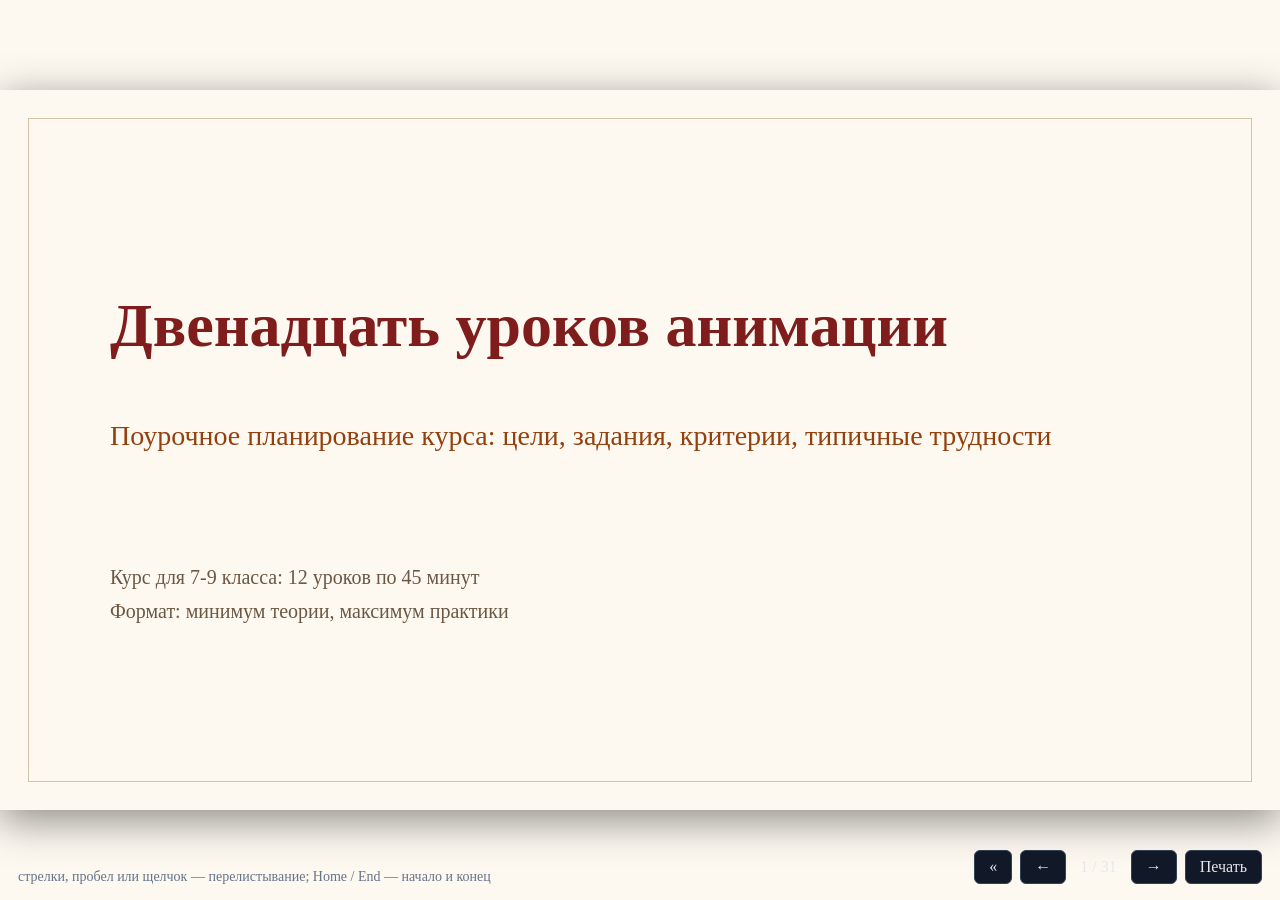
<file: report/prezentacii/Prezentaciya_3_dvenadcat_urokov.html>
﻿<!DOCTYPE html>
<html lang="ru">
<head>
<meta charset="utf-8">
<title>Двенадцать уроков анимации — Двенадцать уроков</title>
<style>
* { box-sizing: border-box; }
html, body { margin:0; padding:0; height:100%; background:#FDF8F0; overflow:hidden;
             font-family:Georgia, serif; }
#stage { position:fixed; inset:0; display:flex; align-items:center; justify-content:center; }
#scaler { width:1280px; height:720px; transform-origin:center center; position:relative; }
.slide { position:absolute; inset:0; width:1280px; height:720px; background:#FDF8F0;
         display:none; overflow:hidden; box-shadow:0 10px 40px rgba(0,0,0,.45); }
.slide.on { display:block; }
.slide h1 { position:absolute; margin:0; font-weight:bold; color:#7F1D1D; }
.slide ul { position:absolute; margin:0; padding:0; list-style:none; }
.slide li { color:#3F2D1E; position:relative; }
.slide li::before { color:#B45309; position:absolute; left:-26px; font-weight:bold; }
.slide .pic { position:absolute; display:flex; align-items:center; justify-content:center; }
.slide .pic img { max-width:100%; max-height:100%; height:auto; }
.slide .foot { position:absolute; height:1px; background:#cbd5e1; }
.slide .footname { position:absolute; font-size:15px; color:#8A7355; }
.slide .num { position:absolute; font-size:15px; color:#8A7355; }
.slide.title h1 { font-size:62px; }
.slide.title .sub { position:absolute; font-size:28px; color:#92400E; }
.slide.title .meta { position:absolute; font-size:20px; line-height:1.7; color:#6B5844; }
#ui { position:fixed; right:18px; bottom:16px; display:flex; gap:8px; align-items:center;
      z-index:10; }
#ui button { font:16px/1 Georgia, serif; padding:8px 14px; border:1px solid #334155;
             background:#111827; color:#e5e7eb; border-radius:6px; cursor:pointer; }
#ui button:hover { background:#1f2937; }
#count { color:#e5e7eb; font:16px/1 Georgia, serif; padding:0 6px; }
#hint { position:fixed; left:18px; bottom:16px; color:#64748b; font:14px/1 Georgia, serif;
        z-index:10; }
@media print {
  html, body { overflow:visible; background:#ffffff; }
  #stage { position:static; display:block; }
  #scaler { transform:none !important; width:auto; height:auto; }
  .slide { display:block !important; position:relative; page-break-after:always;
           box-shadow:none; }
  #ui, #hint { display:none; }
}
@page { size: 1280px 720px; margin:0; }

.slide .frame { position:absolute; left:28px; top:28px; width:1224px; height:664px;
                border:1.5px solid #d6c3a5; }
.slide h1 { left:82px; top:52px; width:1120px; font-size:38px; line-height:1.16; }
.slide .rule { position:absolute; left:82px; top:132px; width:150px; height:3px;
               background:#B45309; }
.slide .rule2 { position:absolute; left:82px; top:139px; width:150px; height:3px;
                background:#B45309; }
.slide ul { left:82px; top:180px; width:585px; }
.slide ul.wide { width:1120px; }
.slide ul.two { width:555px; }
.slide ul.right { left:672px; width:530px; }
.slide li { font-size:22px; line-height:1.36; margin:0 0 14px 26px; }
.slide li::before { content:"\2014"; }
.slide .pic { left:672px; top:180px; width:530px; height:450px; }
.slide .pic img { border:1px solid #B45309; }
.slide .foot { left:82px; bottom:44px; width:1120px; }
.slide .footname { left:82px; bottom:22px; }
.slide .num { right:82px; bottom:22px; }
.slide.title { background:#FDF8F0; }
.slide.title .frame { border:1.5px solid #d6c3a5; }
.slide.title h1 { left:110px; top:200px; width:1060px; color:#7F1D1D; }
.slide.title .sub { left:110px; top:330px; width:1000px; }
.slide.title .meta { left:110px; top:470px; width:1000px; }
</style>
</head>
<body>
<div id="stage"><div id="scaler">
<section class="slide title on" data-n="1">
<div class="frame"></div>
<h1>Двенадцать уроков анимации</h1>
<div class="sub">Поурочное планирование курса: цели, задания, критерии, типичные трудности</div>
<div class="meta">Курс для 7-9 класса: 12 уроков по 45 минут<br>Формат: минимум теории, максимум практики</div>
</section>
<section class="slide" data-n="2">
<div class="frame"></div>
<h1>Для кого этот курс</h1>
<div class="rule"></div><div class="rule2"></div>
<ul class="wide"><li>Ученики 7-9 класса, базовый уровень информатики</li><li>Не требуется опыт программирования: всё делается руками в браузере</li><li>Курс идёт как кружок или как практическая часть уроков информатики</li><li>Итог — свой проект: сцена, анимация и запись результата</li></ul>
<div class="foot"></div>
<div class="footname">Двенадцать уроков анимации</div>
<div class="num">2</div>
</section>
<section class="slide" data-n="3">
<div class="frame"></div>
<h1>Сетка курса</h1>
<div class="rule"></div><div class="rule2"></div>
<ul><li>Первая четверть курса: сцена, объекты, анимации, таймлайн</li><li>Вторая четверть: физика, трёхмерный режим, звук</li><li>Третья четверть: медиа, запись, песочница</li><li>Последняя четверть: совместная работа и итоговый проект</li></ul>
<div class="pic"><img src="[data-uri]" alt="Сетка курса"></div>
<div class="foot"></div>
<div class="footname">Двенадцать уроков анимации</div>
<div class="num">3</div>
</section>
<section class="slide" data-n="4">
<div class="frame"></div>
<h1>Кабинет и подготовка</h1>
<div class="rule"></div><div class="rule2"></div>
<ul class="wide"><li>Компьютеров нужно на двоих, подойдут и планшеты от 4 дюймов</li><li>Запустите сервер и запишите адрес комнаты на доске</li><li>Код комнаты короче шести знаков, чтобы никто не ошибся</li><li>Проверьте звук один раз и держите резервный план на случай сбоя</li></ul>
<div class="foot"></div>
<div class="footname">Двенадцать уроков анимации</div>
<div class="num">4</div>
</section>
<section class="slide" data-n="5">
<div class="frame"></div>
<h1>Правила работы в комнате</h1>
<div class="rule"></div><div class="rule2"></div>
<ul class="wide"><li>Имя ученика — настоящая фамилия, это упрощает учёт</li><li>Один ученик отвечает за одну фигуру, чужие не двигаем</li><li>Руку поднимаем в чате кнопкой, а не кричим</li><li>Через двадцать минут у экрана — перерыв и гимнастика для глаз</li></ul>
<div class="foot"></div>
<div class="footname">Двенадцать уроков анимации</div>
<div class="num">5</div>
</section>
<section class="slide" data-n="6">
<div class="frame"></div>
<h1>Структура одного урока</h1>
<div class="rule"></div><div class="rule2"></div>
<ul class="two"><li>0-3 минуты: диагностика — один вопрос по прошлой теме в чате</li><li>3-12 минут: показ приёма на проекторе, без теории</li><li>12-33 минуты: самостоятельная работа, учитель ходит по рядам</li></ul>
<ul class="right"><li>33-42 минуты: показ двух-трёх работ и разбор типичной ошибки</li><li>42-45 минуты: домашнее задание и один вопрос на следующий урок</li></ul>
<div class="foot"></div>
<div class="footname">Двенадцать уроков анимации</div>
<div class="num">6</div>
</section>
<section class="slide" data-n="7">
<div class="frame"></div>
<h1>Урок 1. Знакомство со сценой</h1>
<div class="rule"></div><div class="rule2"></div>
<ul class="wide"><li>Цель: каждый поставил на сцену три фигуры и сохранил сцену</li><li>Приём: вкладка «Объект», перетаскивание мышью, стрелки на клавиатуре</li><li>Задание: собрать простую картинку из фигур — дом, дерево, человека</li><li>Диагностика: кто не смог сохранить, тот не понял панель целиком</li></ul>
<div class="foot"></div>
<div class="footname">Двенадцать уроков анимации</div>
<div class="num">7</div>
</section>
<section class="slide" data-n="8">
<div class="frame"></div>
<h1>Урок 2. Цвет, форма, композиция</h1>
<div class="rule"></div><div class="rule2"></div>
<ul class="wide"><li>Цель: научиться различать случайный набор и осмысленную сцену</li><li>Приём: палитра, прозрачность, свечение, порядок слоёв</li><li>Задание: одна и та же сцена в тёплых и в холодных тонах</li><li>Критерий: зритель понимает, что изображено, без пояснений автора</li></ul>
<div class="foot"></div>
<div class="footname">Двенадцать уроков анимации</div>
<div class="num">8</div>
</section>
<section class="slide" data-n="9">
<div class="frame"></div>
<h1>Урок 3. Анимации и ритм</h1>
<div class="rule"></div><div class="rule2"></div>
<ul class="wide"><li>Цель: связать движение и настроение</li><li>Приём: двадцать анимаций, скорость, повтор, кнопка остановки</li><li>Задание: спокойная сцена и тревожная сцена из одинаковых фигур</li><li>Диагностика: понимает ли ученик, что медленно не значит скучно</li></ul>
<div class="foot"></div>
<div class="footname">Двенадцать уроков анимации</div>
<div class="num">9</div>
</section>
<section class="slide" data-n="10">
<div class="frame"></div>
<h1>Урок 4. Таймлайн и ключевые кадры</h1>
<div class="rule"></div><div class="rule2"></div>
<ul><li>Цель: собрать движение из ключевых кадров, а не из готовых эффектов</li><li>Приём: поставить кадр в начале и в конце, посмотреть между ними</li><li>Задание: фигура объезжает препятствие и возвращается на место</li><li>Критерий: движение без рывков, два ключевых кадра минимум</li></ul>
<div class="pic"><img src="[data-uri]" alt="Урок 4. Таймлайн и ключевые кадры"></div>
<div class="foot"></div>
<div class="footname">Двенадцать уроков анимации</div>
<div class="num">10</div>
</section>
<section class="slide" data-n="11">
<div class="frame"></div>
<h1>Урок 5. Физика: падение и упругость</h1>
<div class="rule"></div><div class="rule2"></div>
<ul class="wide"><li>Цель: увидеть связь между числом и поведением тела</li><li>Приём: включить физику, менять гравитацию и упругость</li><li>Задание: подобрать упругость так, чтобы мячик затух за пять отскоков</li><li>Критерий: ученик называет, какое число он изменил и почему</li></ul>
<div class="foot"></div>
<div class="footname">Двенадцать уроков анимации</div>
<div class="num">11</div>
</section>
<section class="slide" data-n="12">
<div class="frame"></div>
<h1>Урок 6. Столкновения и траектории</h1>
<div class="rule"></div><div class="rule2"></div>
<ul class="wide"><li>Цель: собрать систему из нескольких тел</li><li>Приём: упругие столкновения, след движения, траектория кистью</li><li>Задание: бильярд — три шара, должен упасть хотя бы один</li><li>Диагностика: видит ли ученик, что импульс передаётся дальше</li></ul>
<div class="foot"></div>
<div class="footname">Двенадцать уроков анимации</div>
<div class="num">12</div>
</section>
<section class="slide" data-n="13">
<div class="frame"></div>
<h1>Урок 7. Трёхмерная сцена</h1>
<div class="rule"></div><div class="rule2"></div>
<ul class="wide"><li>Цель: понять, что объём — это ещё одна координата и точка взгляда</li><li>Приём: вращение камеры мышью, приближение колесом, глубина фигур</li><li>Задание: спрятать одну фигуру за другой и снова её найти</li><li>Критерий: ученик объясняет, почему фигура исчезла из вида</li></ul>
<div class="foot"></div>
<div class="footname">Двенадцать уроков анимации</div>
<div class="num">13</div>
</section>
<section class="slide" data-n="14">
<div class="frame"></div>
<h1>Урок 8. Звук и речь</h1>
<div class="rule"></div><div class="rule2"></div>
<ul class="wide"><li>Цель: связать изображение и звук</li><li>Приём: синтез звука по частоте и длительности, микрофон, громкость</li><li>Задание: озвучить свою сцену тремя звуками, не больше</li><li>Диагностика: попадает ли звук в момент события на сцене</li></ul>
<div class="foot"></div>
<div class="footname">Двенадцать уроков анимации</div>
<div class="num">14</div>
</section>
<section class="slide" data-n="15">
<div class="frame"></div>
<h1>Урок 9. Медиа и запись результата</h1>
<div class="rule"></div><div class="rule2"></div>
<ul class="wide"><li>Цель: получить законченный файл, который можно показать</li><li>Приём: загрузка картинки, видео по ссылке, запись сцены, экспорт</li><li>Задание: ролик длиной в десять секунд с титрами</li><li>Критерий: файл открывается без программы и воспроизводится</li></ul>
<div class="foot"></div>
<div class="footname">Двенадцать уроков анимации</div>
<div class="num">15</div>
</section>
<section class="slide" data-n="16">
<div class="frame"></div>
<h1>Урок 10. Песочница как модель</h1>
<div class="rule"></div><div class="rule2"></div>
<ul><li>Цель: увидеть, как из простых правил получается сложное поведение</li><li>Приём: тридцать восемь материалов, вода, огонь, пар, лёд, лава</li><li>Задание: построить плотину, которую вода не прорвёт за минуту</li><li>Критерий: ученик формулирует правило, по которому течёт вода</li></ul>
<div class="pic"><img src="[data-uri]" alt="Урок 10. Песочница как модель"></div>
<div class="foot"></div>
<div class="footname">Двенадцать уроков анимации</div>
<div class="num">16</div>
</section>
<section class="slide" data-n="17">
<div class="frame"></div>
<h1>Урок 11. Совместная работа и роли</h1>
<div class="rule"></div><div class="rule2"></div>
<ul class="wide"><li>Цель: научиться работать на одной сцене вчетвером</li><li>Приём: общая комната, роли, чат, поднятая рука, опрос</li><li>Задание: четыре человека собирают общую сцену за десять минут</li><li>Диагностика: распределились ли роли сами или всё делал один</li></ul>
<div class="foot"></div>
<div class="footname">Двенадцать уроков анимации</div>
<div class="num">17</div>
</section>
<section class="slide" data-n="18">
<div class="frame"></div>
<h1>Урок 12. Итоговый проект</h1>
<div class="rule"></div><div class="rule2"></div>
<ul class="wide"><li>Цель: защитить свою сцену за две минуты</li><li>Приём: запись сцены, экспорт, QR-код, показ с телефона</li><li>Задание: сцена, три минуты защиты, ответы на два вопроса класса</li><li>Критерий: понятно, что хотел сказать автор, и видно, как сделано</li></ul>
<div class="foot"></div>
<div class="footname">Двенадцать уроков анимации</div>
<div class="num">18</div>
</section>
<section class="slide" data-n="19">
<div class="frame"></div>
<h1>Темы итоговых проектов</h1>
<div class="rule"></div><div class="rule2"></div>
<ul class="wide"><li>Времена года в одном кадре: смена фона и погоды</li><li>Как падает тело: опыт с гравитацией на разных планетах</li><li>Вулкан: лава, пар, пепел и охлаждение</li><li>Город ночью: окна, свет, движение транспорта</li></ul>
<div class="foot"></div>
<div class="footname">Двенадцать уроков анимации</div>
<div class="num">19</div>
</section>
<section class="slide" data-n="20">
<div class="frame"></div>
<h1>Критерии оценки</h1>
<div class="rule"></div><div class="rule2"></div>
<ul><li>Задумка: есть ли у сцены смысл, а не только эффекты</li><li>Техника: фигуры, анимации, физика применены уместно</li><li>Оформление: цвет, композиция, титры, звук не мешают друг другу</li><li>Защита: автор отвечает на вопросы и объясняет свои решения</li></ul>
<div class="pic"><img src="[data-uri]" alt="Критерии оценки"></div>
<div class="foot"></div>
<div class="footname">Двенадцать уроков анимации</div>
<div class="num">20</div>
</section>
<section class="slide" data-n="21">
<div class="frame"></div>
<h1>Типичные ошибки учеников</h1>
<div class="rule"></div><div class="rule2"></div>
<ul class="wide"><li>Открывают файл двойным щелчком вместо адреса в браузере</li><li>Забывают сохранить сцену и теряют работу</li><li>Включают все анимации сразу и получают кашу</li><li>Ставят фигуры внахлёст и не понимают, почему одна исчезла</li></ul>
<div class="foot"></div>
<div class="footname">Двенадцать уроков анимации</div>
<div class="num">21</div>
</section>
<section class="slide" data-n="22">
<div class="frame"></div>
<h1>Если что-то не работает</h1>
<div class="rule"></div><div class="rule2"></div>
<ul class="wide"><li>Нет соединения: программа продолжает работать в одиночном режиме</li><li>Не идёт звук: проверьте разрешение браузера на микрофон</li><li>Тормозит: уменьшите число объектов и выключите лишние эффекты</li><li>Не открывается на телефоне: проверьте, что телефон в той же сети</li></ul>
<div class="foot"></div>
<div class="footname">Двенадцать уроков анимации</div>
<div class="num">22</div>
</section>
<section class="slide" data-n="23">
<div class="frame"></div>
<h1>Работа с сильными учениками</h1>
<div class="rule"></div><div class="rule2"></div>
<ul class="wide"><li>Задание со звёздочкой: найти в коде модуль эффекта и изменить число</li><li>Роль ассистента: обходит ряд и помогает отстающим</li><li>Своя тема проекта вместо предложенной из списка</li><li>Подготовка вопросов для защиты чужих работ</li></ul>
<div class="foot"></div>
<div class="footname">Двенадцать уроков анимации</div>
<div class="num">23</div>
</section>
<section class="slide" data-n="24">
<div class="frame"></div>
<h1>Помощь тем, кто отстаёт</h1>
<div class="rule"></div><div class="rule2"></div>
<ul class="wide"><li>Упрощённый вариант задания: две фигуры вместо пяти</li><li>Парная работа с сильным учеником, но не вместо него</li><li>Готовый образец, от которого можно оттолкнуться</li><li>Проверка на следующем уроке, а не сразу</li></ul>
<div class="foot"></div>
<div class="footname">Двенадцать уроков анимации</div>
<div class="num">24</div>
</section>
<section class="slide" data-n="25">
<div class="frame"></div>
<h1>Если урок сорвался</h1>
<div class="rule"></div><div class="rule2"></div>
<ul class="wide"><li>Сорван один урок: переносим его в следующий, сетку не сдвигаем</li><li>Сорвано два: уроки физики объединяем в один сдвоенный</li><li>Сорвано три: пропускаем трёхмерный режим, он не обязателен дальше</li><li>Итоговый проект переносится, но защита остаётся последним занятием</li></ul>
<div class="foot"></div>
<div class="footname">Двенадцать уроков анимации</div>
<div class="num">25</div>
</section>
<section class="slide" data-n="26">
<div class="frame"></div>
<h1>Интеграция с информатикой</h1>
<div class="rule"></div><div class="rule2"></div>
<ul class="wide"><li>Координаты и системы отсчёта — на уроках со сценой</li><li>Алгоритмы и ветвление — на правилах песочницы</li><li>Кодирование информации — на примере записи сцены</li><li>Сети и протоколы — на примере общей комнаты</li></ul>
<div class="foot"></div>
<div class="footname">Двенадцать уроков анимации</div>
<div class="num">26</div>
</section>
<section class="slide" data-n="27">
<div class="frame"></div>
<h1>Интеграция с физикой и математикой</h1>
<div class="rule"></div><div class="rule2"></div>
<ul class="wide"><li>Равноускоренное движение — урок с падением и графиком</li><li>Упругий и неупругий удар — урок со столкновениями</li><li>Траектория и угол — урок с выстрелом и прицелом</li><li>Масштаб и пропорции — урок с трёхмерной сценой</li></ul>
<div class="foot"></div>
<div class="footname">Двенадцать уроков анимации</div>
<div class="num">27</div>
</section>
<section class="slide" data-n="28">
<div class="frame"></div>
<h1>Домашние задания</h1>
<div class="rule"></div><div class="rule2"></div>
<ul class="wide"><li>Задание должно занимать не больше двадцати минут</li><li>Формулировка одна, без «по желанию»: выполнение проверяется</li><li>Результат приносится в виде ссылки, файла или QR-кода</li><li>Одно задание в неделю, в тот же день недели</li></ul>
<div class="foot"></div>
<div class="footname">Двенадцать уроков анимации</div>
<div class="num">28</div>
</section>
<section class="slide" data-n="29">
<div class="frame"></div>
<h1>Аттестация и портфолио</h1>
<div class="rule"></div><div class="rule2"></div>
<ul class="wide"><li>Практическая часть: собрать сцену по описанию за двадцать минут</li><li>Устная часть: объяснить два своих решения и показать работы</li><li>Оценивание по четырём критериям, каждый от нуля до трёх</li><li>Портфолио: двенадцать работ и QR-код лучшей сцены</li></ul>
<div class="foot"></div>
<div class="footname">Двенадцать уроков анимации</div>
<div class="num">29</div>
</section>
<section class="slide" data-n="30">
<div class="frame"></div>
<h1>Частые вопросы коллег</h1>
<div class="rule"></div><div class="rule2"></div>
<ul class="wide"><li>Нужна ли установка: нет, только браузер и запущенный сервер</li><li>Нужен ли интернет: нет, без него не будет только погоды</li><li>Можно ли с телефона: да, от четырёх дюймов экрана</li><li>Что делать, если сервер не поднялся: работать в одиночном режиме</li></ul>
<div class="foot"></div>
<div class="footname">Двенадцать уроков анимации</div>
<div class="num">30</div>
</section>
<section class="slide" data-n="31">
<div class="frame"></div>
<h1>Чек-лист перед уроком</h1>
<div class="rule"></div><div class="rule2"></div>
<ul class="wide"><li>Сервер запущен, адрес комнаты записан на доске</li><li>Звук проверен на одном воспроизведении</li><li>Задание напечатано или открыто на экране входа</li><li>Задания со звёздочкой приготовлены для сильных учеников</li></ul>
<div class="foot"></div>
<div class="footname">Двенадцать уроков анимации</div>
<div class="num">31</div>
</section>
</div></div>
<div id="ui"><button id="first" title="На первый слайд">«</button><button id="prev" title="Назад">←</button><span id="count">1 / 31</span><button id="next" title="Вперёд">→</button><button id="print" title="Печать">Печать</button></div>
<div id="hint">стрелки, пробел или щелчок — перелистывание; Home / End — начало и конец</div>
<script>
(function () {
  var slides = Array.prototype.slice.call(document.querySelectorAll('.slide'));
  var i = 0;
  var count = document.getElementById('count');
  function show(n) {
    i = Math.max(0, Math.min(slides.length - 1, n));
    slides.forEach(function (s, k) { s.classList.toggle('on', k === i); });
    count.textContent = (i + 1) + ' / ' + slides.length;
    if (location.hash !== '#' + (i + 1)) { history.replaceState(null, '', '#' + (i + 1)); }
  }
  function next() { show(i + 1); }
  function prev() { show(i - 1); }
  document.getElementById('next').addEventListener('click', next);
  document.getElementById('prev').addEventListener('click', prev);
  document.getElementById('first').addEventListener('click', function () { show(0); });
  document.getElementById('print').addEventListener('click', function () { window.print(); });
  document.addEventListener('keydown', function (e) {
    if (e.key === 'ArrowRight' || e.key === 'PageDown' || e.key === ' ' || e.key === 'Enter') {
      e.preventDefault(); next();
    } else if (e.key === 'ArrowLeft' || e.key === 'PageUp' || e.key === 'Backspace') {
      e.preventDefault(); prev();
    } else if (e.key === 'Home') { show(0); }
    else if (e.key === 'End') { show(slides.length - 1); }
  });
  document.getElementById('stage').addEventListener('click', function (e) {
    if (e.clientX > window.innerWidth * 0.25) { next(); } else { prev(); }
  });
  function fit() {
    var s = Math.min(window.innerWidth / 1280, window.innerHeight / 720);
    document.getElementById('scaler').style.transform = 'scale(' + s + ')';
  }
  window.addEventListener('resize', fit);
  fit();
  var start = parseInt((location.hash || '#1').slice(1), 10);
  show(isNaN(start) ? 0 : start - 1);
})();
</script>
</body></html>
</file>
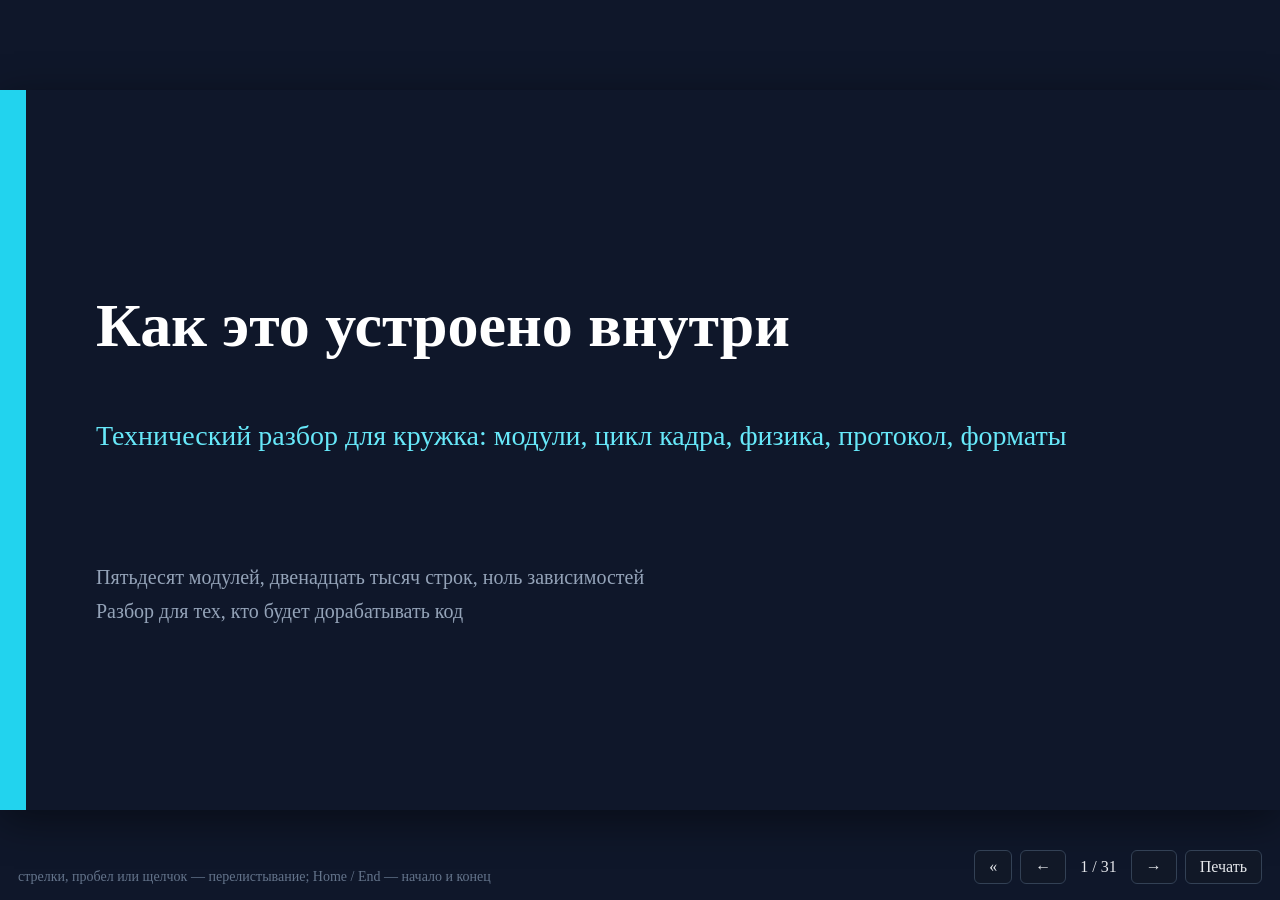
<file: report/prezentacii/Prezentaciya_4_tehnicheskiy_razbor.html>
﻿<!DOCTYPE html>
<html lang="ru">
<head>
<meta charset="utf-8">
<title>Как это устроено внутри — Технический разбор</title>
<style>
* { box-sizing: border-box; }
html, body { margin:0; padding:0; height:100%; background:#0F172A; overflow:hidden;
             font-family:Verdana, serif; }
#stage { position:fixed; inset:0; display:flex; align-items:center; justify-content:center; }
#scaler { width:1280px; height:720px; transform-origin:center center; position:relative; }
.slide { position:absolute; inset:0; width:1280px; height:720px; background:#0F172A;
         display:none; overflow:hidden; box-shadow:0 10px 40px rgba(0,0,0,.45); }
.slide.on { display:block; }
.slide h1 { position:absolute; margin:0; font-weight:bold; color:#FFFFFF; }
.slide ul { position:absolute; margin:0; padding:0; list-style:none; }
.slide li { color:#CBD5E1; position:relative; }
.slide li::before { color:#22D3EE; position:absolute; left:-26px; font-weight:bold; }
.slide .pic { position:absolute; display:flex; align-items:center; justify-content:center; }
.slide .pic img { max-width:100%; max-height:100%; height:auto; }
.slide .foot { position:absolute; height:1px; background:#1e293b; }
.slide .footname { position:absolute; font-size:15px; color:#64748B; }
.slide .num { position:absolute; font-size:15px; color:#64748B; }
.slide.title h1 { font-size:62px; }
.slide.title .sub { position:absolute; font-size:28px; color:#67E8F9; }
.slide.title .meta { position:absolute; font-size:20px; line-height:1.7; color:#94A3B8; }
#ui { position:fixed; right:18px; bottom:16px; display:flex; gap:8px; align-items:center;
      z-index:10; }
#ui button { font:16px/1 Verdana, serif; padding:8px 14px; border:1px solid #334155;
             background:#111827; color:#e5e7eb; border-radius:6px; cursor:pointer; }
#ui button:hover { background:#1f2937; }
#count { color:#e5e7eb; font:16px/1 Verdana, serif; padding:0 6px; }
#hint { position:fixed; left:18px; bottom:16px; color:#64748b; font:14px/1 Verdana, serif;
        z-index:10; }
@media print {
  html, body { overflow:visible; background:#ffffff; }
  #stage { position:static; display:block; }
  #scaler { transform:none !important; width:auto; height:auto; }
  .slide { display:block !important; position:relative; page-break-after:always;
           box-shadow:none; }
  #ui, #hint { display:none; }
}
@page { size: 1280px 720px; margin:0; }

.slide .leftbar { position:absolute; left:0; top:0; width:22px; height:720px;
                  background:#22D3EE; }
.slide h1 { left:82px; top:38px; width:1150px; font-size:38px; line-height:1.15; }
.slide .rule { position:absolute; left:82px; top:118px; width:150px; height:5px;
               background:#22D3EE; }
.slide ul { left:82px; top:168px; width:585px; }
.slide ul.wide { width:1150px; }
.slide ul.two { width:555px; }
.slide ul.right { left:672px; width:560px; }
.slide li { font-size:22px; line-height:1.36; margin:0 0 14px 26px; }
.slide li::before { content:"\2014"; }
.slide .pic { left:672px; top:168px; width:560px; height:470px; }
.slide .pic img { border:1px solid #22D3EE; }
.slide .foot { left:82px; bottom:44px; width:1150px; background:#1e293b; }
.slide .footname { left:82px; bottom:22px; }
.slide .num { right:56px; bottom:22px; }
.slide.title { background:#0F172A; }
.slide.title .stripe { position:absolute; left:0; top:0; width:26px; height:720px;
                       background:#22D3EE; }
.slide.title h1 { left:96px; top:200px; width:1100px; color:#FFFFFF; }
.slide.title .sub { left:96px; top:330px; width:1000px; }
.slide.title .meta { left:96px; top:470px; width:1000px; }
</style>
</head>
<body>
<div id="stage"><div id="scaler">
<section class="slide title on" data-n="1">
<div class="stripe"></div>
<h1>Как это устроено внутри</h1>
<div class="sub">Технический разбор для кружка: модули, цикл кадра, физика, протокол, форматы</div>
<div class="meta">Пятьдесят модулей, двенадцать тысяч строк, ноль зависимостей<br>Разбор для тех, кто будет дорабатывать код</div>
</section>
<section class="slide" data-n="2">
<div class="leftbar"></div>
<h1>О чём этот разбор</h1>
<div class="rule"></div>
<ul class="wide"><li>Программа написана на чистом JavaScript, без сборщика и без зависимостей</li><li>Код разделён на модули: их пятьдесят, и они подключаются как есть</li><li>Сервер — один файл на Python, только стандартная библиотека</li><li>Цель разбора: чтобы каждый смог дописать свой модуль за один вечер</li></ul>
<div class="foot"></div>
<div class="footname">Как это устроено внутри</div>
<div class="num">2</div>
</section>
<section class="slide" data-n="3">
<div class="leftbar"></div>
<h1>Карта кода</h1>
<div class="rule"></div>
<ul><li>main.js — точка входа: собирает модули и запускает цикл</li><li>core — шина событий, состояние, DOM, интернационализация, GIF</li><li>scene — объекты, анимации, физика, эффекты, запись, 3D</li><li>net — транспорт, сессия, чат, курсоры, звонок, QR, доска</li><li>features и ui — погода, звук, игры, песочница и все панели</li></ul>
<div class="pic"><img src="[data-uri]" alt="Карта кода"></div>
<div class="foot"></div>
<div class="footname">Как это устроено внутри</div>
<div class="num">3</div>
</section>
<section class="slide" data-n="4">
<div class="leftbar"></div>
<h1>Точка входа</h1>
<div class="rule"></div>
<ul class="wide"><li>main.js инициализирует хранилище, шину событий и панели</li><li>Каждый модуль оформлен как функция init(state) и возвращает свой API</li><li>Порядок загрузки важен: сначала core, потом scene, потом net и ui</li><li>Ошибка одного модуля не роняет остальные: они подписаны независимо</li></ul>
<div class="foot"></div>
<div class="footname">Как это устроено внутри</div>
<div class="num">4</div>
</section>
<section class="slide" data-n="5">
<div class="leftbar"></div>
<h1>Состояние и шина событий</h1>
<div class="rule"></div>
<ul class="wide"><li>core/store.js хранит состояние сцены: объекты, настройки, пользователя</li><li>core/bus.js — шина: подписка on, публикация emit, без внешних библиотек</li><li>Модули не обращаются друг к другу напрямую, только через шину</li><li>Поэтому любой модуль можно выключить, не ломая остальные</li></ul>
<div class="foot"></div>
<div class="footname">Как это устроено внутри</div>
<div class="num">5</div>
</section>
<section class="slide" data-n="6">
<div class="leftbar"></div>
<h1>Главный цикл кадра</h1>
<div class="rule"></div>
<ul><li>Один вызов requestAnimationFrame пересчитывает и физику, и отрисовку</li><li>Сначала считается время кадра, потом движение, потом анимации</li><li>Отрисовка идёт изменением стилей DOM, а не перерисовкой канвы</li><li>Тяжёлые эффекты считаются реже, чем основной цикл</li></ul>
<div class="pic"><img src="[data-uri]" alt="Главный цикл кадра"></div>
<div class="foot"></div>
<div class="footname">Как это устроено внутри</div>
<div class="num">6</div>
</section>
<section class="slide" data-n="7">
<div class="leftbar"></div>
<h1>Модель сцены</h1>
<div class="rule"></div>
<ul class="wide"><li>Сцена — это список объектов плюс общие настройки</li><li>У каждого объекта есть форма, цвет, размер, прозрачность и слой</li><li>Объекты хранятся в порядке отрисовки: последний нарисован сверху</li><li>Фон, эффекты погоды и курсорные следы живут в отдельных слоях</li></ul>
<div class="foot"></div>
<div class="footname">Как это устроено внутри</div>
<div class="num">7</div>
</section>
<section class="slide" data-n="8">
<div class="leftbar"></div>
<h1>Поля объекта</h1>
<div class="rule"></div>
<ul class="wide"><li>Координаты и скорость: x, y, vx, vy</li><li>Внешний вид: форма, цвет, размер, прозрачность, свечение</li><li>Поведение: анимация, скорость анимации, траектория</li><li>Физика: масса, участвует ли в расчёте, упругость</li></ul>
<div class="foot"></div>
<div class="footname">Как это устроено внутри</div>
<div class="num">8</div>
</section>
<section class="slide" data-n="9">
<div class="leftbar"></div>
<h1>Анимации: расчёт кадра</h1>
<div class="rule"></div>
<ul class="two"><li>Двадцать анимаций описаны декларативно: набор кадров и параметров</li><li>У каждой анимации есть ключ, фаза, скорость и признак повтора</li><li>Кадр считается как функция от времени, а не накапливается</li></ul>
<ul class="right"><li>Поэтому анимацию можно остановить и запустить с любого момента</li><li>Траектория задаётся отдельно: нет, окружность, восьмёрка или своя</li></ul>
<div class="foot"></div>
<div class="footname">Как это устроено внутри</div>
<div class="num">9</div>
</section>
<section class="slide" data-n="10">
<div class="leftbar"></div>
<h1>Таймлайн: интерполяция</h1>
<div class="rule"></div>
<ul><li>Ключевой кадр хранит время и положение объекта</li><li>Между двумя кадрами положение считается интерполяцией</li><li>Доля прохождения считается от времени, а не от номера кадра</li><li>Список кадров можно редактировать: добавить, сдвинуть, удалить</li></ul>
<div class="pic"><img src="[data-uri]" alt="Таймлайн: интерполяция"></div>
<div class="foot"></div>
<div class="footname">Как это устроено внутри</div>
<div class="num">10</div>
</section>
<section class="slide" data-n="11">
<div class="leftbar"></div>
<h1>Физика: интегрирование</h1>
<div class="rule"></div>
<ul class="wide"><li>Шаг времени ограничен: dt = min(0.033, прошедшее время)</li><li>Ускорение свободного падения: g = gravity * 1400</li><li>Скорость и координата обновляются за один проход по списку</li><li>Ограничение шага спасает от взрыва при возврате из фоновой вкладки</li></ul>
<div class="foot"></div>
<div class="footname">Как это устроено внутри</div>
<div class="num">11</div>
</section>
<section class="slide" data-n="12">
<div class="leftbar"></div>
<h1>Физика: столкновения</h1>
<div class="rule"></div>
<ul class="wide"><li>Упругость задана константой RESTITUTION = 0.78</li><li>Удар о границу: скорость меняет знак и уменьшается на упругость</li><li>Удар двух тел: считается нормальная составляющая и импульс</li><li>Позиции разводятся, чтобы тела не залипли друг в друге</li></ul>
<div class="foot"></div>
<div class="footname">Как это устроено внутри</div>
<div class="num">12</div>
</section>
<section class="slide" data-n="13">
<div class="leftbar"></div>
<h1>Трёхмерный режим</h1>
<div class="rule"></div>
<ul class="two"><li>У объекта появляется третья координата и глубина</li><li>Камера задаётся углами поворота и расстоянием</li><li>Проецирование: чем больше глубина, тем меньше размер и светлее цвет</li></ul>
<ul class="right"><li>На телефоне углы камеры берутся из датчика ориентации</li><li>Объёмный свет рисуется отдельным слоем WebGL, если он доступен</li><li>Без WebGL сцена остаётся плоской, но продолжает работать</li></ul>
<div class="foot"></div>
<div class="footname">Как это устроено внутри</div>
<div class="num">13</div>
</section>
<section class="slide" data-n="14">
<div class="leftbar"></div>
<h1>Песочница: решётка</h1>
<div class="rule"></div>
<ul class="wide"><li>Поле — двумерный массив клеток, каждая клетка хранит тип материала</li><li>Тридцать восемь материалов описаны таблицей свойств</li><li>Типы движения: стоит, сыплется, растекается, поднимается</li><li>Обход идёт снизу вверх, иначе песок «проваливается» сквозь себя</li></ul>
<div class="foot"></div>
<div class="footname">Как это устроено внутри</div>
<div class="num">14</div>
</section>
<section class="slide" data-n="15">
<div class="leftbar"></div>
<h1>Песочница: правила переходов</h1>
<div class="rule"></div>
<ul><li>У материалов есть числовые свойства: горючесть, плавкость, срок жизни</li><li>Огонь поджигает соседей по горючести и сам превращается в дым</li><li>Вода гасит огонь, лава превращает воду в пар и камень</li><li>Пар остывает и снова становится водой: цикл замыкается</li></ul>
<div class="pic"><img src="[data-uri]" alt="Песочница: правила переходов"></div>
<div class="foot"></div>
<div class="footname">Как это устроено внутри</div>
<div class="num">15</div>
</section>
<section class="slide" data-n="16">
<div class="leftbar"></div>
<h1>Звук: синтез</h1>
<div class="rule"></div>
<ul class="wide"><li>Используется WebAudio: генератор, усиление и огибающая</li><li>Частота, громкость и длительность задаются пользователем</li><li>Огибающая не даёт щелчка в начале и в конце звука</li><li>Несколько звуков складываются в один выход без задержки</li></ul>
<div class="foot"></div>
<div class="footname">Как это устроено внутри</div>
<div class="num">16</div>
</section>
<section class="slide" data-n="17">
<div class="leftbar"></div>
<h1>Микрофон и визуализатор</h1>
<div class="rule"></div>
<ul class="two"><li>Поток с микрофона подключается к анализатору спектра</li><li>Спектр превращается в столбики или в живую волну на сцене</li><li>Разрешение браузера запрашивается один раз, при первом включении</li></ul>
<ul class="right"><li>Если разрешения нет, программа работает дальше, просто без звука</li><li>Речь распознаёт браузер: создать фигуру, остановить анимацию</li></ul>
<div class="foot"></div>
<div class="footname">Как это устроено внутри</div>
<div class="num">17</div>
</section>
<section class="slide" data-n="18">
<div class="leftbar"></div>
<h1>Медиа: файлы и ссылки</h1>
<div class="rule"></div>
<ul class="wide"><li>Свою картинку или видео можно загрузить файлом</li><li>Видео по ссылке вставляется проигрывателем с нужными параметрами</li><li>Один файл ограничен 25 мегабайтами, хранилище комнаты — 300</li><li>Мелкие картинки до 120 килобайт уходят в общую сцену встроенно</li></ul>
<div class="foot"></div>
<div class="footname">Как это устроено внутри</div>
<div class="num">18</div>
</section>
<section class="slide" data-n="19">
<div class="leftbar"></div>
<h1>Запись сцены</h1>
<div class="rule"></div>
<ul class="wide"><li>Запись экрана делает MediaRecorder и выдаёт видеофайл</li><li>Доска записывается отдельным потоком, чтобы не мешать сцене</li><li>Ролик можно скачать и открыть без программы</li><li>Из серии кадров собирается анимация формата GIF</li></ul>
<div class="foot"></div>
<div class="footname">Как это устроено внутри</div>
<div class="num">19</div>
</section>
<section class="slide" data-n="20">
<div class="leftbar"></div>
<h1>Формат GIF</h1>
<div class="rule"></div>
<ul class="wide"><li>Собирается файл стандарта GIF89a с глобальной палитрой</li><li>Палитра — 6×7×6 оттенков: ровно столько, сколько нужно глазу</li><li>Цвета сжимаются алгоритмом LZW с разрядностью от 9 до 12 бит</li><li>Задержка между кадрами задаётся в сотых долях секунды</li></ul>
<div class="foot"></div>
<div class="footname">Как это устроено внутри</div>
<div class="num">20</div>
</section>
<section class="slide" data-n="21">
<div class="leftbar"></div>
<h1>Код QR</h1>
<div class="rule"></div>
<ul class="wide"><li>Кодирование сделано своими силами, по стандарту ISO/IEC 18004</li><li>Поддерживаются версии с первой по десятую, уровень коррекции M</li><li>Данные разбиваются на блоки, к ним добавляются коды коррекции</li><li>Готовую матрицу можно увеличить и сохранить картинкой</li></ul>
<div class="foot"></div>
<div class="footname">Как это устроено внутри</div>
<div class="num">21</div>
</section>
<section class="slide" data-n="22">
<div class="leftbar"></div>
<h1>Сеть: транспорт</h1>
<div class="rule"></div>
<ul><li>Основной канал — постоянное соединение, по которому идут сообщения</li><li>Есть резервный канал, если постоянное соединение недоступно</li><li>Переключение происходит незаметно для пользователя</li><li>Состояние соединения видно внизу экрана значком</li></ul>
<div class="pic"><img src="[data-uri]" alt="Сеть: транспорт"></div>
<div class="foot"></div>
<div class="footname">Как это устроено внутри</div>
<div class="num">22</div>
</section>
<section class="slide" data-n="23">
<div class="leftbar"></div>
<h1>Комнаты и сообщения</h1>
<div class="rule"></div>
<ul class="wide"><li>Комната описывается кодом, списком участников и состоянием сцены</li><li>Сообщения короткие и текстовые: команда плюс данные</li><li>Клиент отправляет только изменения, сервер рассылает их остальным</li><li>У каждого участника есть имя, роль и время последнего отклика</li></ul>
<div class="foot"></div>
<div class="footname">Как это устроено внутри</div>
<div class="num">23</div>
</section>
<section class="slide" data-n="24">
<div class="leftbar"></div>
<h1>Переподключение</h1>
<div class="rule"></div>
<ul class="wide"><li>Задержка растёт по формуле 800 × 2 в степени попыток</li><li>Задержка ограничена пятнадцатью секундами, рост останавливается</li><li>После успешного соединения счётчик попыток сбрасывается</li><li>Пока соединения нет, программа работает в одиночном режиме</li></ul>
<div class="foot"></div>
<div class="footname">Как это устроено внутри</div>
<div class="num">24</div>
</section>
<section class="slide" data-n="25">
<div class="leftbar"></div>
<h1>Звонок и демонстрация экрана</h1>
<div class="rule"></div>
<ul class="wide"><li>Прямое соединение между браузерами по технологии WebRTC</li><li>Сначала обмениваются описаниями сеанса, затем идут медиапотоки</li><li>Можно передать и изображение экрана вместо камеры</li><li>Если прямое соединение запрещено сетью, остаётся чат и общая сцена</li></ul>
<div class="foot"></div>
<div class="footname">Как это устроено внутри</div>
<div class="num">25</div>
</section>
<section class="slide" data-n="26">
<div class="leftbar"></div>
<h1>Хранение на сервере</h1>
<div class="rule"></div>
<ul class="wide"><li>Состояние комнаты сохраняется на диск каждые пятнадцать секунд</li><li>Участник считается отключившимся через девяносто секунд без отклика</li><li>Пустая комната удаляется через шесть часов</li><li>Журнал занятия хранит последние восемьсот событий</li></ul>
<div class="foot"></div>
<div class="footname">Как это устроено внутри</div>
<div class="num">26</div>
</section>
<section class="slide" data-n="27">
<div class="leftbar"></div>
<h1>Плагины</h1>
<div class="rule"></div>
<ul class="wide"><li>Объект window.__motion даёт состояние, подписку и публикацию</li><li>Плагин — обычный скрипт, подключённый после основного</li><li>Через шину плагин узнаёт о событиях сцены и сети</li><li>Через состояние он читает и меняет объекты наравне с панелями</li></ul>
<div class="foot"></div>
<div class="footname">Как это устроено внутри</div>
<div class="num">27</div>
</section>
<section class="slide" data-n="28">
<div class="leftbar"></div>
<h1>Производительность</h1>
<div class="rule"></div>
<ul class="wide"><li>Бюджет кадра — шестнадцать миллисекунд: столько есть на всё</li><li>Дороже всего обходятся эффекты частиц и клеточное поле</li><li>Частицы лучше переиспользовать, чем создавать новые</li><li>Тяжёлые расчёты выносятся на каждый второй или третий кадр</li></ul>
<div class="foot"></div>
<div class="footname">Как это устроено внутри</div>
<div class="num">28</div>
</section>
<section class="slide" data-n="29">
<div class="leftbar"></div>
<h1>Тесты</h1>
<div class="rule"></div>
<ul class="wide"><li>Тесты написаны на Python и не требуют никаких библиотек</li><li>Они проверяют и клиентскую логику, и сервер целиком</li><li>Всего четыреста пять проверок, полный прогон — около минуты</li><li>Перед отправкой изменения прогоняйте весь набор, а не один файл</li></ul>
<div class="foot"></div>
<div class="footname">Как это устроено внутри</div>
<div class="num">29</div>
</section>
<section class="slide" data-n="30">
<div class="leftbar"></div>
<h1>Куда расти: список задач</h1>
<div class="rule"></div>
<ul class="wide"><li>Новый материал для песочницы: одна строка в таблице свойств</li><li>Новая анимация: декларативное описание в списке анимаций</li><li>Новая мини-игра: модуль, который слушает события сцены</li><li>Новый формат выгрузки: взять за образец модуль GIF</li></ul>
<div class="foot"></div>
<div class="footname">Как это устроено внутри</div>
<div class="num">30</div>
</section>
<section class="slide" data-n="31">
<div class="leftbar"></div>
<h1>Правила оформления кода</h1>
<div class="rule"></div>
<ul class="wide"><li>Комментарии и сообщения интерфейса — на русском языке</li><li>Модуль — одна функция init, без состояния вне неё</li><li>Новые возможности подключаются через шину, а не прямыми вызовами</li><li>Никаких внешних зависимостей: только стандартные возможности браузера</li></ul>
<div class="foot"></div>
<div class="footname">Как это устроено внутри</div>
<div class="num">31</div>
</section>
</div></div>
<div id="ui"><button id="first" title="На первый слайд">«</button><button id="prev" title="Назад">←</button><span id="count">1 / 31</span><button id="next" title="Вперёд">→</button><button id="print" title="Печать">Печать</button></div>
<div id="hint">стрелки, пробел или щелчок — перелистывание; Home / End — начало и конец</div>
<script>
(function () {
  var slides = Array.prototype.slice.call(document.querySelectorAll('.slide'));
  var i = 0;
  var count = document.getElementById('count');
  function show(n) {
    i = Math.max(0, Math.min(slides.length - 1, n));
    slides.forEach(function (s, k) { s.classList.toggle('on', k === i); });
    count.textContent = (i + 1) + ' / ' + slides.length;
    if (location.hash !== '#' + (i + 1)) { history.replaceState(null, '', '#' + (i + 1)); }
  }
  function next() { show(i + 1); }
  function prev() { show(i - 1); }
  document.getElementById('next').addEventListener('click', next);
  document.getElementById('prev').addEventListener('click', prev);
  document.getElementById('first').addEventListener('click', function () { show(0); });
  document.getElementById('print').addEventListener('click', function () { window.print(); });
  document.addEventListener('keydown', function (e) {
    if (e.key === 'ArrowRight' || e.key === 'PageDown' || e.key === ' ' || e.key === 'Enter') {
      e.preventDefault(); next();
    } else if (e.key === 'ArrowLeft' || e.key === 'PageUp' || e.key === 'Backspace') {
      e.preventDefault(); prev();
    } else if (e.key === 'Home') { show(0); }
    else if (e.key === 'End') { show(slides.length - 1); }
  });
  document.getElementById('stage').addEventListener('click', function (e) {
    if (e.clientX > window.innerWidth * 0.25) { next(); } else { prev(); }
  });
  function fit() {
    var s = Math.min(window.innerWidth / 1280, window.innerHeight / 720);
    document.getElementById('scaler').style.transform = 'scale(' + s + ')';
  }
  window.addEventListener('resize', fit);
  fit();
  var start = parseInt((location.hash || '#1').slice(1), 10);
  show(isNaN(start) ? 0 : start - 1);
})();
</script>
</body></html>
</file>
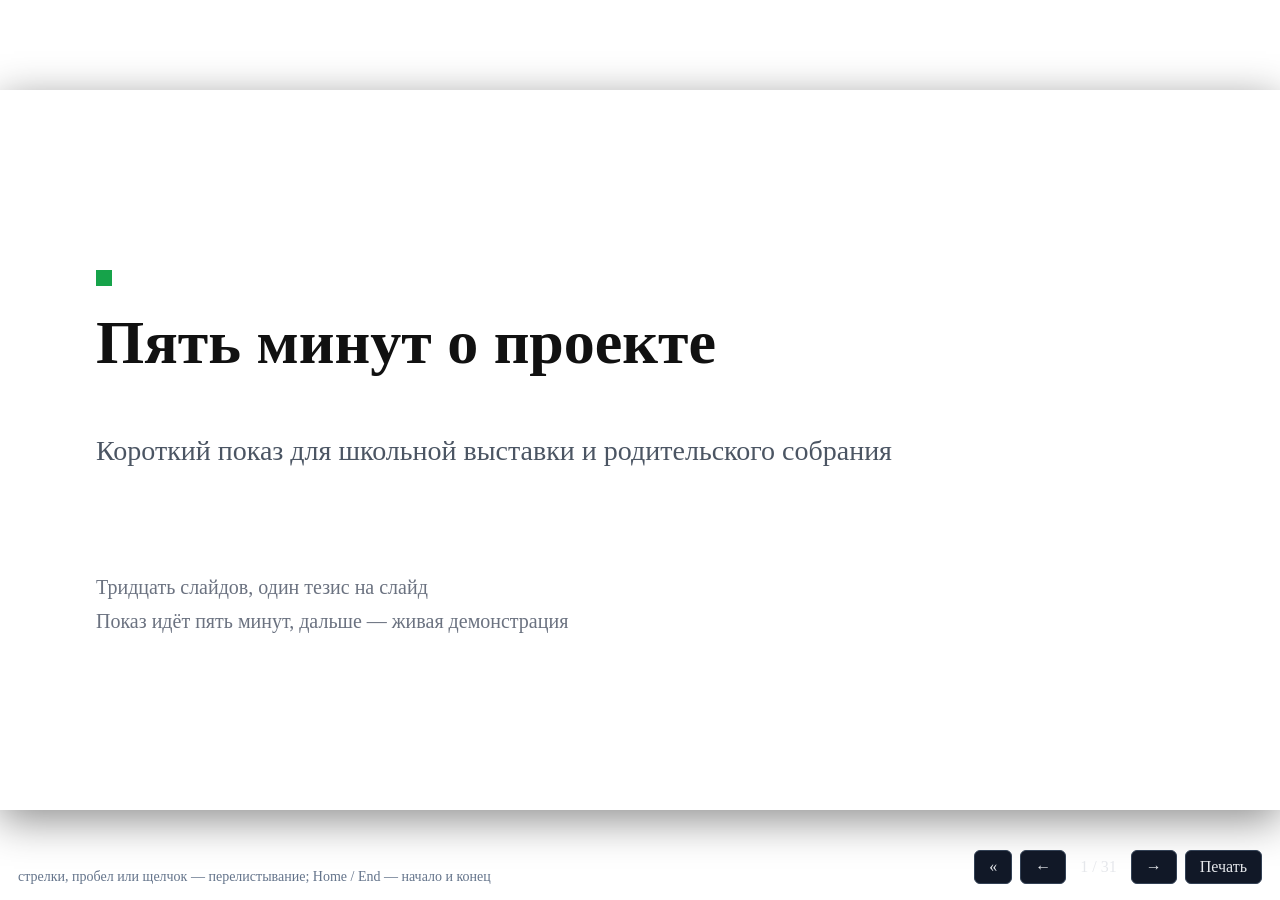
<file: report/prezentacii/Prezentaciya_5_pyat_minut_o_proekte.html>
﻿<!DOCTYPE html>
<html lang="ru">
<head>
<meta charset="utf-8">
<title>Пять минут о проекте — Пять минут о проекте</title>
<style>
* { box-sizing: border-box; }
html, body { margin:0; padding:0; height:100%; background:#FFFFFF; overflow:hidden;
             font-family:Verdana, serif; }
#stage { position:fixed; inset:0; display:flex; align-items:center; justify-content:center; }
#scaler { width:1280px; height:720px; transform-origin:center center; position:relative; }
.slide { position:absolute; inset:0; width:1280px; height:720px; background:#FFFFFF;
         display:none; overflow:hidden; box-shadow:0 10px 40px rgba(0,0,0,.45); }
.slide.on { display:block; }
.slide h1 { position:absolute; margin:0; font-weight:bold; color:#111111; }
.slide ul { position:absolute; margin:0; padding:0; list-style:none; }
.slide li { color:#374151; position:relative; }
.slide li::before { color:#16A34A; position:absolute; left:-26px; font-weight:bold; }
.slide .pic { position:absolute; display:flex; align-items:center; justify-content:center; }
.slide .pic img { max-width:100%; max-height:100%; height:auto; }
.slide .foot { position:absolute; height:1px; background:#cbd5e1; }
.slide .footname { position:absolute; font-size:15px; color:#9CA3AF; }
.slide .num { position:absolute; font-size:15px; color:#9CA3AF; }
.slide.title h1 { font-size:62px; }
.slide.title .sub { position:absolute; font-size:28px; color:#4B5563; }
.slide.title .meta { position:absolute; font-size:20px; line-height:1.7; color:#6B7280; }
#ui { position:fixed; right:18px; bottom:16px; display:flex; gap:8px; align-items:center;
      z-index:10; }
#ui button { font:16px/1 Verdana, serif; padding:8px 14px; border:1px solid #334155;
             background:#111827; color:#e5e7eb; border-radius:6px; cursor:pointer; }
#ui button:hover { background:#1f2937; }
#count { color:#e5e7eb; font:16px/1 Verdana, serif; padding:0 6px; }
#hint { position:fixed; left:18px; bottom:16px; color:#64748b; font:14px/1 Verdana, serif;
        z-index:10; }
@media print {
  html, body { overflow:visible; background:#ffffff; }
  #stage { position:static; display:block; }
  #scaler { transform:none !important; width:auto; height:auto; }
  .slide { display:block !important; position:relative; page-break-after:always;
           box-shadow:none; }
  #ui, #hint { display:none; }
}
@page { size: 1280px 720px; margin:0; }

.slide .dot { position:absolute; left:56px; top:54px; width:16px; height:16px;
              background:#16A34A; }
.slide h1 { left:56px; top:88px; width:1020px; font-size:36px; line-height:1.2; }
.slide ul { left:56px; top:196px; width:590px; }
.slide ul.wide { width:1170px; }
.slide ul.two { width:560px; }
.slide ul.right { left:650px; width:575px; }
.slide li { font-size:21px; line-height:1.42; margin:0 0 16px 0; }
.slide li.dense { font-size:20px; line-height:1.38; margin:0 0 12px 0; }
.slide li::before { content:""; }
.slide .pic { left:660px; top:196px; width:575px; height:440px; }
.slide .pic img { border:1px solid #e2e8f0; }
.slide .bignum { position:absolute; right:56px; top:44px; font-size:76px; font-weight:bold;
                 color:#eef2f7; line-height:1; }
.slide .footname { left:56px; bottom:22px; }
.slide.title { background:#FFFFFF; }
.slide.title .dot { left:96px; top:180px; }
.slide.title h1 { left:96px; top:215px; width:1100px; color:#111111; }
.slide.title .sub { left:96px; top:345px; width:1000px; }
.slide.title .meta { left:96px; top:480px; width:1000px; }
</style>
</head>
<body>
<div id="stage"><div id="scaler">
<section class="slide title on" data-n="1">
<div class="dot"></div>
<h1>Пять минут о проекте</h1>
<div class="sub">Короткий показ для школьной выставки и родительского собрания</div>
<div class="meta">Тридцать слайдов, один тезис на слайд<br>Показ идёт пять минут, дальше — живая демонстрация</div>
</section>
<section class="slide" data-n="2">
<div class="dot"></div>
<div class="bignum">2</div>
<h1>Проблема</h1>
<ul class="wide"><li>Объяснить движение словами — трудно</li><li>Готовые ролики показывают, но не объясняют</li><li>Рисовать на доске — медленно</li></ul>
<div class="footname">Пять минут о проекте</div>
</section>
<section class="slide" data-n="3">
<div class="dot"></div>
<div class="bignum">3</div>
<h1>Решение</h1>
<ul class="wide"><li>Сцена, на которой движение видно сразу</li><li>Собрал — показал — изменил</li><li>Без установки, прямо в браузере</li></ul>
<div class="footname">Пять минут о проекте</div>
</section>
<section class="slide" data-n="4">
<div class="dot"></div>
<div class="bignum">4</div>
<h1>Один экран</h1>
<ul><li>Сцена в центре</li><li>Панель настроек справа</li><li>Всё остальное — по одной кнопке</li></ul>
<div class="pic"><img src="[data-uri]" alt="Один экран"></div>
<div class="footname">Пять минут о проекте</div>
</section>
<section class="slide" data-n="5">
<div class="dot"></div>
<div class="bignum">5</div>
<h1>Тридцать секунд</h1>
<ul class="wide"><li>Столько нужно, чтобы собрать первую сцену</li><li>Три фигуры, две анимации, один результат</li><li>Дальше — вопрос «а можно ли ещё»</li></ul>
<div class="footname">Пять минут о проекте</div>
</section>
<section class="slide" data-n="6">
<div class="dot"></div>
<div class="bignum">6</div>
<h1>Учителю</h1>
<ul class="wide"><li>Готовый наглядный материал к уроку</li><li>Не надо ничего устанавливать и настраивать</li><li>Класс работает одновременно и видно каждого</li></ul>
<div class="footname">Пять минут о проекте</div>
</section>
<section class="slide" data-n="7">
<div class="dot"></div>
<div class="bignum">7</div>
<h1>Ученику</h1>
<ul class="wide"><li>Своя сцена за один урок</li><li>Результат можно показать и забрать с собой</li><li>Ошибка стоит одну кнопку отмены</li></ul>
<div class="footname">Пять минут о проекте</div>
</section>
<section class="slide" data-n="8">
<div class="dot"></div>
<div class="bignum">8</div>
<h1>Родителю</h1>
<ul class="wide"><li>Работу ребёнка видно на любом телефоне</li><li>Никаких аккаунтов и регистраций</li><li>Никаких внешних сервисов и подписок</li></ul>
<div class="footname">Пять минут о проекте</div>
</section>
<section class="slide" data-n="9">
<div class="dot"></div>
<div class="bignum">9</div>
<h1>Школе</h1>
<ul class="wide"><li>Один компьютер учителя — и урок готов</li><li>Работает на том оборудовании, которое уже есть</li><li>Никаких закупок и лицензий</li></ul>
<div class="footname">Пять минут о проекте</div>
</section>
<section class="slide" data-n="10">
<div class="dot"></div>
<div class="bignum">10</div>
<h1>12 000 строк</h1>
<ul class="wide"><li>Столько кода в программе</li><li>Весь он открыт и разбит на модули</li><li>Любой ученик может найти нужный эффект</li></ul>
<div class="footname">Пять минут о проекте</div>
</section>
<section class="slide" data-n="11">
<div class="dot"></div>
<div class="bignum">11</div>
<h1>50 модулей</h1>
<ul class="wide"><li>Пятьдесят отдельных файлов</li><li>Каждый отвечает за одну задачу</li><li>Модуль можно заменить, не трогая остальные</li></ul>
<div class="footname">Пять минут о проекте</div>
</section>
<section class="slide" data-n="12">
<div class="dot"></div>
<div class="bignum">12</div>
<h1>0 зависимостей</h1>
<ul class="wide"><li>Ни одной внешней библиотеки</li><li>Никаких обновлений, которые что-то сломают</li><li>Работает годами без сопровождения</li></ul>
<div class="footname">Пять минут о проекте</div>
</section>
<section class="slide" data-n="13">
<div class="dot"></div>
<div class="bignum">13</div>
<h1>0 рублей</h1>
<ul class="wide"><li>Бесплатная лицензия на использование</li><li>Бесплатные лицензии на всё, что внутри</li><li>Никаких платежей за класс или за ученика</li></ul>
<div class="footname">Пять минут о проекте</div>
</section>
<section class="slide" data-n="14">
<div class="dot"></div>
<div class="bignum">14</div>
<h1>12 вкладок</h1>
<ul class="wide"><li>Объект, анимации, таймлайн, 3D, сцена</li><li>Звук и голос, сессия, мини-игры, песочница</li><li>Виджеты, достижения, справка</li></ul>
<div class="footname">Пять минут о проекте</div>
</section>
<section class="slide" data-n="15">
<div class="dot"></div>
<div class="bignum">15</div>
<h1>20 анимаций</h1>
<ul class="wide"><li>Готовые движения: вращение, маятник, пружина</li><li>Скорость и повтор — ползунками</li><li>Своё движение собирается на таймлайне</li></ul>
<div class="footname">Пять минут о проекте</div>
</section>
<section class="slide" data-n="16">
<div class="dot"></div>
<div class="bignum">16</div>
<h1>38 материалов</h1>
<ul class="wide"><li>Песок, вода, огонь, пар, лёд, лава и ещё тридцать два</li><li>Вода течёт, огонь горит, пар остывает</li><li>Из них собирают вулканы и плотины</li></ul>
<div class="footname">Пять минут о проекте</div>
</section>
<section class="slide" data-n="17">
<div class="dot"></div>
<div class="bignum">17</div>
<h1>4 мини-игры</h1>
<ul><li>Шахматы с проверкой правил</li><li>Крестики-нолики, змейка, камень-ножницы-бумага</li><li>Играют двое, прямо в программе</li></ul>
<div class="pic"><img src="[data-uri]" alt="4 мини-игры"></div>
<div class="footname">Пять минут о проекте</div>
</section>
<section class="slide" data-n="18">
<div class="dot"></div>
<div class="bignum">18</div>
<h1>Работает везде</h1>
<ul class="wide"><li>Любой современный браузер</li><li>Компьютер, планшет, телефон</li><li>Один и тот же проект на всех устройствах</li></ul>
<div class="footname">Пять минут о проекте</div>
</section>
<section class="slide" data-n="19">
<div class="dot"></div>
<div class="bignum">19</div>
<h1>Работает без интернета</h1>
<ul class="wide"><li>Программа поднимается внутри школьной сети</li><li>Интернет нужен только для прогноза погоды</li><li>Без интернета урок идёт полностью</li></ul>
<div class="footname">Пять минут о проекте</div>
</section>
<section class="slide" data-n="20">
<div class="dot"></div>
<div class="bignum">20</div>
<h1>На телефоне</h1>
<ul class="wide"><li>Раскладка подстраивается под экран</li><li>Управление пальцем: перетаскивание и масштаб</li><li>Можно установить как приложение на главный экран</li></ul>
<div class="footname">Пять минут о проекте</div>
</section>
<section class="slide" data-n="21">
<div class="dot"></div>
<div class="bignum">21</div>
<h1>Вместе с классом</h1>
<ul class="wide"><li>Общая комната на весь класс</li><li>Видно курсоры и фигуры каждого</li><li>Учитель может дать слово одному ученику</li></ul>
<div class="footname">Пять минут о проекте</div>
</section>
<section class="slide" data-n="22">
<div class="dot"></div>
<div class="bignum">22</div>
<h1>Никаких аккаунтов</h1>
<ul class="wide"><li>Не нужно регистрироваться</li><li>Не нужна электронная почта</li><li>Достаточно имени и кода комнаты</li></ul>
<div class="footname">Пять минут о проекте</div>
</section>
<section class="slide" data-n="23">
<div class="dot"></div>
<div class="bignum">23</div>
<h1>Данные остаются в школе</h1>
<ul class="wide"><li>Сервер стоит на школьном компьютере</li><li>Ничего не уходит во внешние сервисы</li><li>Комната удаляется сама, когда пуста</li></ul>
<div class="footname">Пять минут о проекте</div>
</section>
<section class="slide" data-n="24">
<div class="dot"></div>
<div class="bignum">24</div>
<h1>Что это заменяет</h1>
<ul class="wide"><li>Платные конструкторы анимации</li><li>Отдельные программы для физики и для рисования</li><li>Внешние сервисы для видеосвязи и опросов</li></ul>
<div class="footname">Пять минут о проекте</div>
</section>
<section class="slide" data-n="25">
<div class="dot"></div>
<div class="bignum">25</div>
<h1>День первый</h1>
<ul class="wide"><li>Запустить сервер на компьютере учителя</li><li>Дать классу адрес комнаты</li><li>Собрать первую сцену вместе</li></ul>
<div class="footname">Пять минут о проекте</div>
</section>
<section class="slide" data-n="26">
<div class="dot"></div>
<div class="bignum">26</div>
<h1>День второй</h1>
<ul class="wide"><li>Готовый план из двенадцати уроков</li><li>Критерии оценки и темы проектов</li><li>Домашние задания по двадцать минут</li></ul>
<div class="footname">Пять минут о проекте</div>
</section>
<section class="slide" data-n="27">
<div class="dot"></div>
<div class="bignum">27</div>
<h1>Три вопроса</h1>
<ul class="wide"><li>Нужна ли установка? Нет</li><li>Нужен ли интернет? Нет</li><li>Сколько это стоит? Нисколько</li></ul>
<div class="footname">Пять минут о проекте</div>
</section>
<section class="slide" data-n="28">
<div class="dot"></div>
<div class="bignum">28</div>
<h1>Что показать сейчас</h1>
<ul class="wide"><li>Сцену из трёх фигур за тридцать секунд</li><li>Плотину, которую прорывает вода</li><li>Общую комнату с тремя участниками</li></ul>
<div class="footname">Пять минут о проекте</div>
</section>
<section class="slide" data-n="29">
<div class="dot"></div>
<div class="bignum">29</div>
<h1>Один шаг</h1>
<ul class="wide"><li>Запустить программу на одном уроке</li><li>Собрать одну сцену вместе с классом</li><li>Решить по результату учеников</li></ul>
<div class="footname">Пять минут о проекте</div>
</section>
<section class="slide" data-n="30">
<div class="dot"></div>
<div class="bignum">30</div>
<h1>Кто уже может вести</h1>
<ul class="wide"><li>Учитель информатики — сразу</li><li>Учитель физики — с шестого урока курса</li><li>Классный руководитель — как кружок</li></ul>
<div class="footname">Пять минут о проекте</div>
</section>
<section class="slide" data-n="31">
<div class="dot"></div>
<div class="bignum">31</div>
<h1>Итог</h1>
<ul class="wide"><li>Своя программа, открытый код, ноль затрат</li><li>Работает на том, что в школе уже есть</li><li>Попробовать можно на следующем уроке</li></ul>
<div class="footname">Пять минут о проекте</div>
</section>
</div></div>
<div id="ui"><button id="first" title="На первый слайд">«</button><button id="prev" title="Назад">←</button><span id="count">1 / 31</span><button id="next" title="Вперёд">→</button><button id="print" title="Печать">Печать</button></div>
<div id="hint">стрелки, пробел или щелчок — перелистывание; Home / End — начало и конец</div>
<script>
(function () {
  var slides = Array.prototype.slice.call(document.querySelectorAll('.slide'));
  var i = 0;
  var count = document.getElementById('count');
  function show(n) {
    i = Math.max(0, Math.min(slides.length - 1, n));
    slides.forEach(function (s, k) { s.classList.toggle('on', k === i); });
    count.textContent = (i + 1) + ' / ' + slides.length;
    if (location.hash !== '#' + (i + 1)) { history.replaceState(null, '', '#' + (i + 1)); }
  }
  function next() { show(i + 1); }
  function prev() { show(i - 1); }
  document.getElementById('next').addEventListener('click', next);
  document.getElementById('prev').addEventListener('click', prev);
  document.getElementById('first').addEventListener('click', function () { show(0); });
  document.getElementById('print').addEventListener('click', function () { window.print(); });
  document.addEventListener('keydown', function (e) {
    if (e.key === 'ArrowRight' || e.key === 'PageDown' || e.key === ' ' || e.key === 'Enter') {
      e.preventDefault(); next();
    } else if (e.key === 'ArrowLeft' || e.key === 'PageUp' || e.key === 'Backspace') {
      e.preventDefault(); prev();
    } else if (e.key === 'Home') { show(0); }
    else if (e.key === 'End') { show(slides.length - 1); }
  });
  document.getElementById('stage').addEventListener('click', function (e) {
    if (e.clientX > window.innerWidth * 0.25) { next(); } else { prev(); }
  });
  function fit() {
    var s = Math.min(window.innerWidth / 1280, window.innerHeight / 720);
    document.getElementById('scaler').style.transform = 'scale(' + s + ')';
  }
  window.addEventListener('resize', fit);
  fit();
  var start = parseInt((location.hash || '#1').slice(1), 10);
  show(isNaN(start) ? 0 : start - 1);
})();
</script>
</body></html>
</file>
